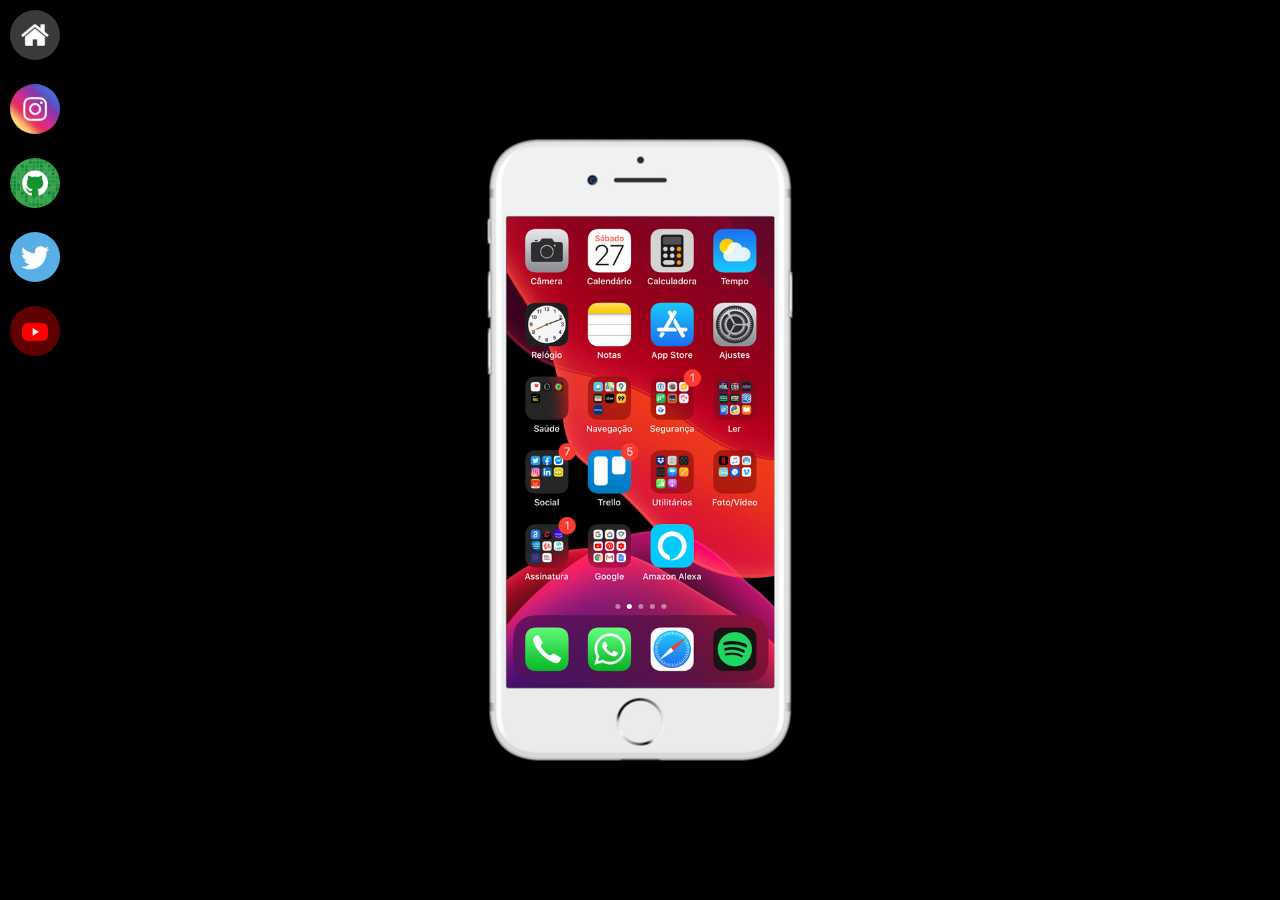
<file: Desafio-Social/index.html>
<!DOCTYPE html>
<html lang="pt-br">
<head>
    <meta charset="UTF-8">
    <meta name="viewport" content="width=device-width, initial-scale=1.0">
    <link rel="shortcut icon" href="imagens/favicon.ico" type="image/x-icon">
    <link rel="stylesheet" href="estilos/style.css">
    <title>Redes Sociais</title>
</head>
<body>
    <main>
        <section id="redes-sociais">
            <a href="home.html" target="tela"><img src="imagens/logo-home.jpg" class="botao" alt="Logo do instagram"></a> <br>
            <a href="instagram.html" target="tela"><img src="imagens/logo-instagram.jpg" class="botao" alt="Logo do instagram"></a> <br>
            <a href="github.html" target="tela"><img src="imagens/logo-github.jpg" class="botao" alt="Logo do github"></a> <br>
            <a href="twitter.html" target="tela"><img src="imagens/logo-twitter.jpg" class="botao" alt="Logo do twitter"></a> <br>
            <a href="youtobe.html" target="tela"><img src="imagens/logo-youtube.jpg" class="botao" alt="Logo do youtube"></a>
        </section>

        <section id="telefone">
            <iframe src="home.html" name="tela" id="tela" frameborder="0"></iframe>
        </section>
    </main>
</body>
</html>
</file>
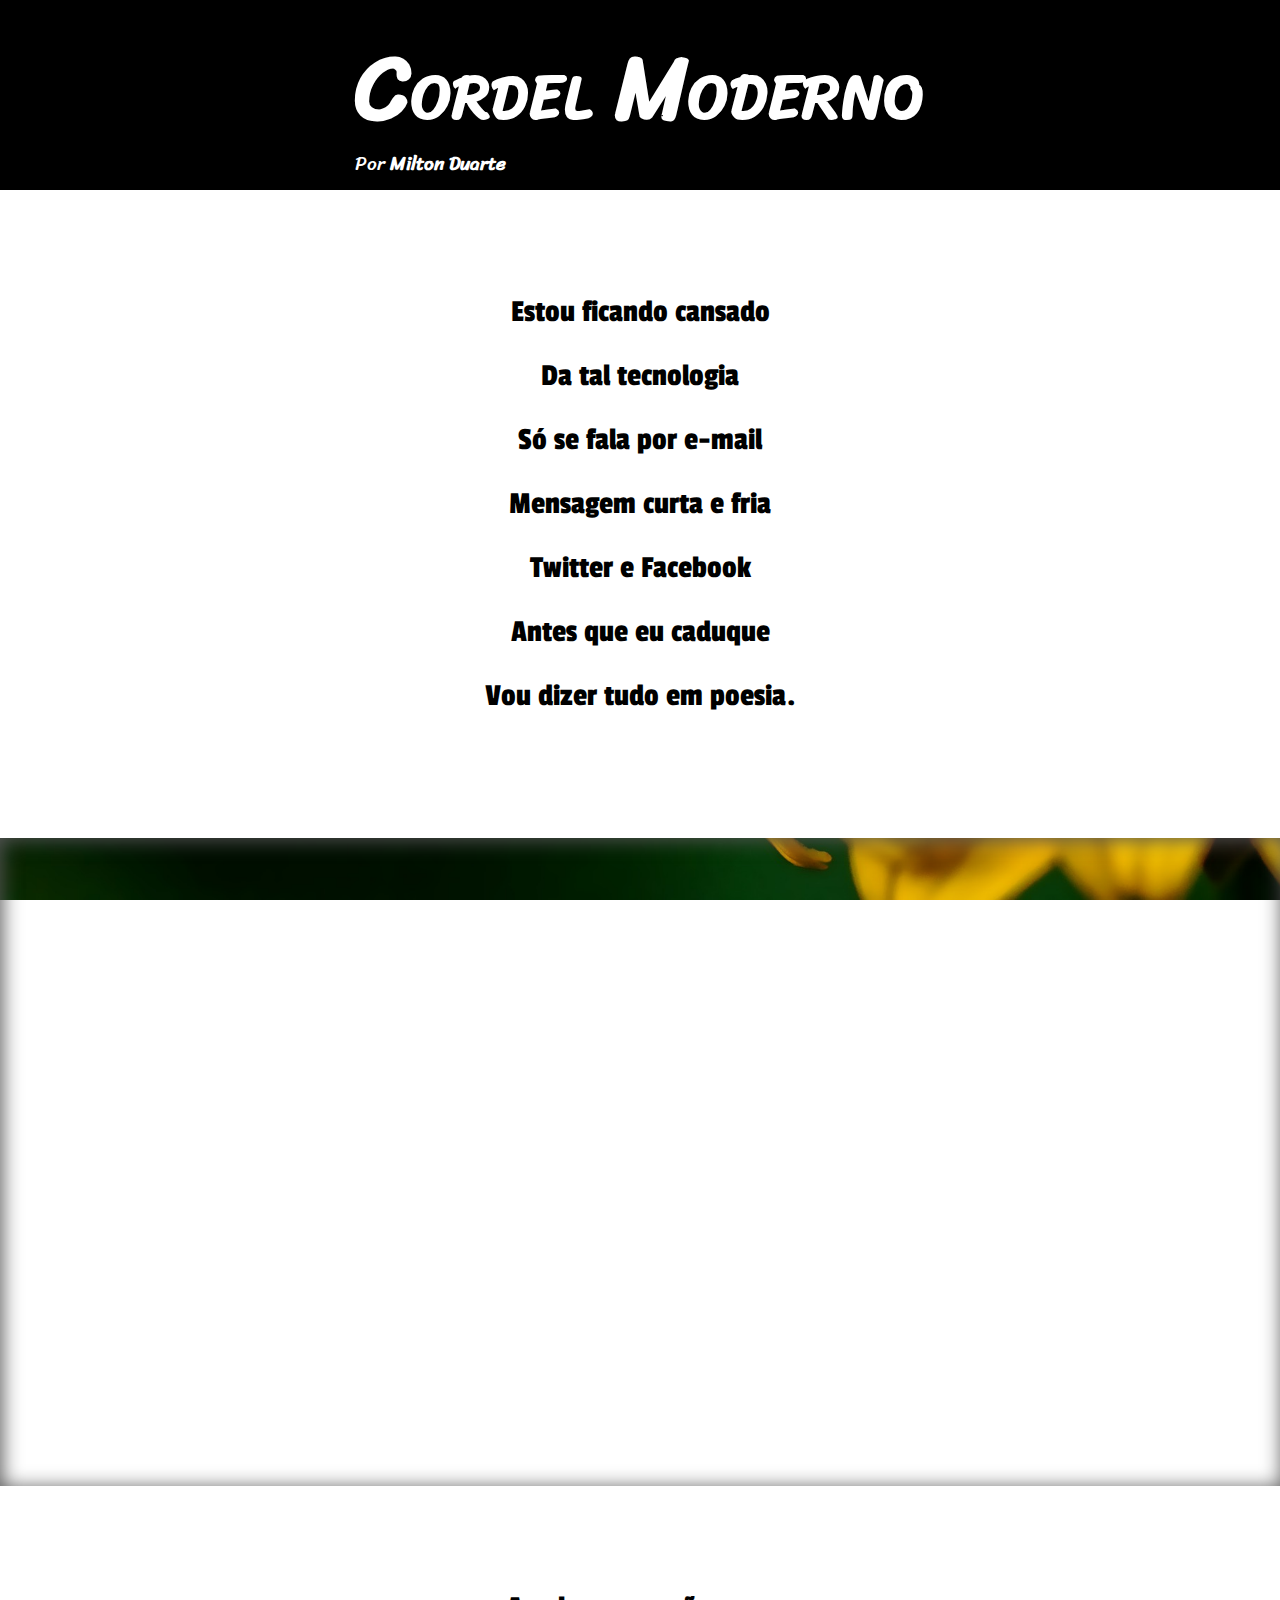
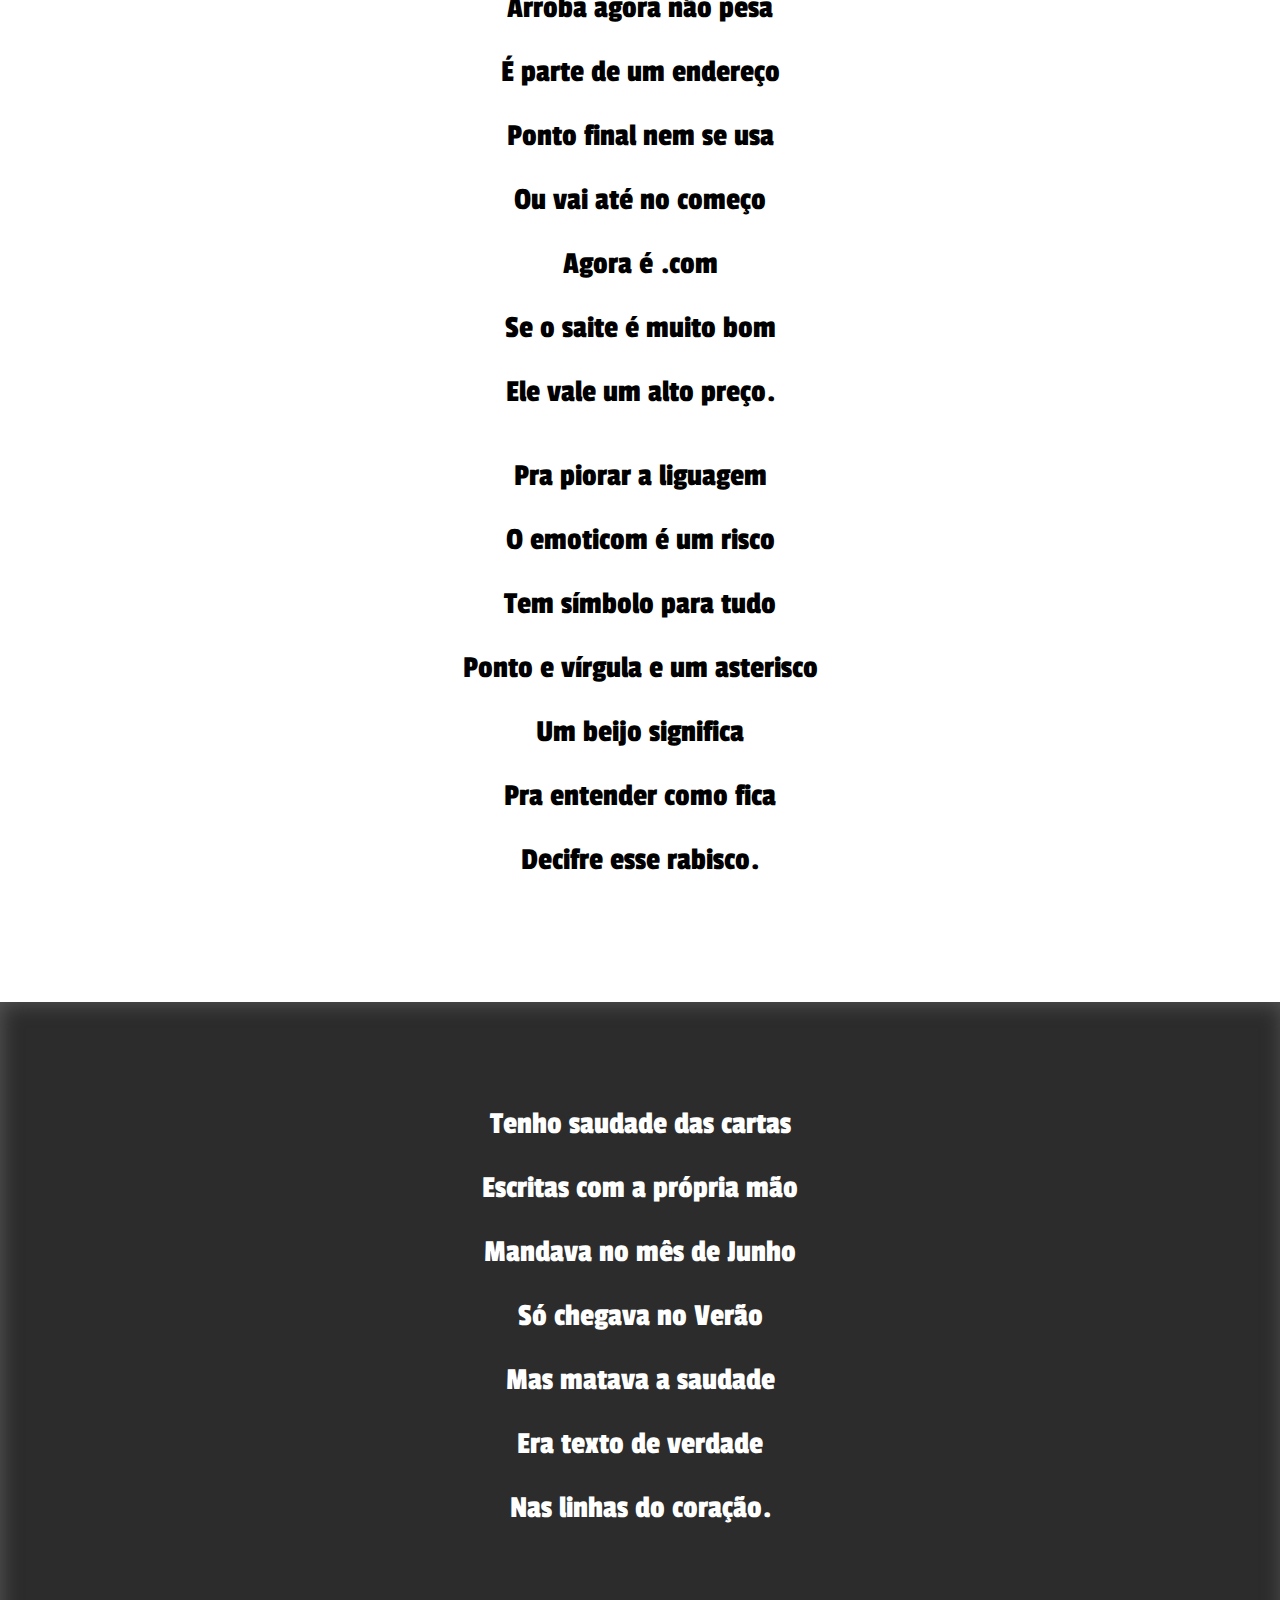
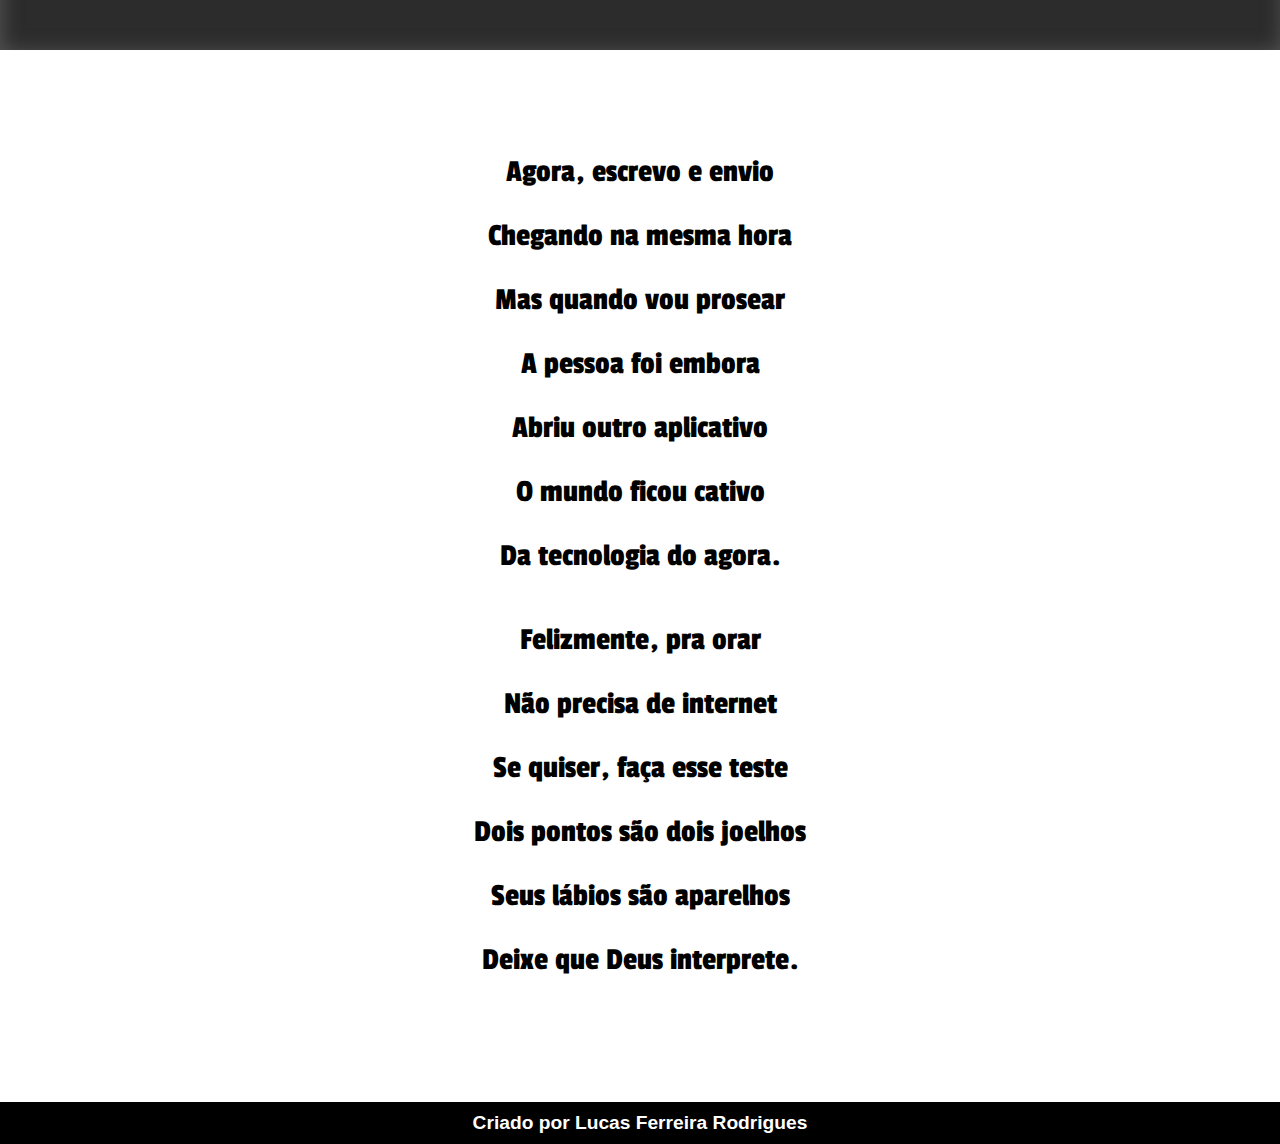
<file: cordel.html>
<!DOCTYPE html>
<html lang="pt-br">
<head>
    <meta charset="UTF-8">
    <meta name="viewport" content="width=device-width, initial-scale=1.0">
    <title>Cordel</title>
    <link rel="stylesheet" href="style.css">
</head>
<body>
    
    <header>
        <div class="cabecalho">
            <h1>Cordel Moderno</h1>
            <p>Por <a href="https://www.recantodasletras.com.br/poesias/3186743" target="_blank">Milton Duarte</a></p>
            
        </div>
    </header>

    <main>
        <article>
            <div class="p1" id="normal">
                <p>
                    Estou ficando cansado <br>
                    Da tal tecnologia <br>
                    Só se fala por e-mail <br>
                    Mensagem curta e fria <br>
                    Twitter e Facebook <br>
                    Antes que eu caduque <br>
                    Vou dizer tudo em poesia.
                </p>
            </div>

        
            
            <div class="p2"  id="imagem">
                <p>
                    Não é mais como era antes <br>
                    É tudo abreviado <br>
                    "Você" só tem duas letras <br>
                    O "O" e o "E" foi riscado <br>
                    Para declarar o amor <br>
                    Basta botar uma flor <br>
                    E um coração desenhado. 
                </p>
            </div>
            
    
            
            <div class="p3" id="normal">
                <p>
                    Arroba agora não pesa <br>
                    É parte de um endereço <br>
                    Ponto final nem se usa <br>
                    Ou vai até no começo <br>
                    Agora é .com <br>
                    Se o saite é muito bom <br>
                    Ele vale um alto preço. <br>
                </p>
                
                <p>
                    Pra piorar a liguagem <br>
                    O emoticom é um risco <br>
                    Tem símbolo para tudo <br>
                    Ponto e vírgula e um asterisco <br>
                    Um beijo significa <br>
                    Pra entender como fica <br>
                    Decifre esse rabisco.
                </p>
            </div>
            
            
            
            <div class="p4" id="imagem">
                <p>
                    Tenho saudade das cartas <br>
                    Escritas com a própria mão <br>
                    Mandava no mês de Junho <br>
                    Só chegava no Verão <br>
                    Mas matava a saudade <br>
                    Era texto de verdade <br>
                    Nas linhas do coração.
                </p>
            </div>
            
            
            
            <div class="p5" id="normal">
                <p>
                    Agora, escrevo e envio <br>
                    Chegando na mesma hora <br>
                    Mas quando vou prosear <br>
                    A pessoa foi embora <br>
                    Abriu outro aplicativo <br>
                    O mundo ficou cativo <br>
                    Da tecnologia do agora. <br>
                </p>
                
                <p>
                    Felizmente, pra orar <br>
                    Não precisa de internet <br>
                    Se quiser, faça esse teste <br>
                    Dois pontos são dois joelhos <br>
                    Seus lábios são aparelhos <br>
                    Deixe que Deus interprete.
                </p>
            </div>
        </article>
    </main>
    <footer>
        <h1>Criado por <a href="https://github.com/Lucas-Ifro" target="_blank">Lucas Ferreira Rodrigues</a></h1>
    </footer>
</body>
</html>
</file>
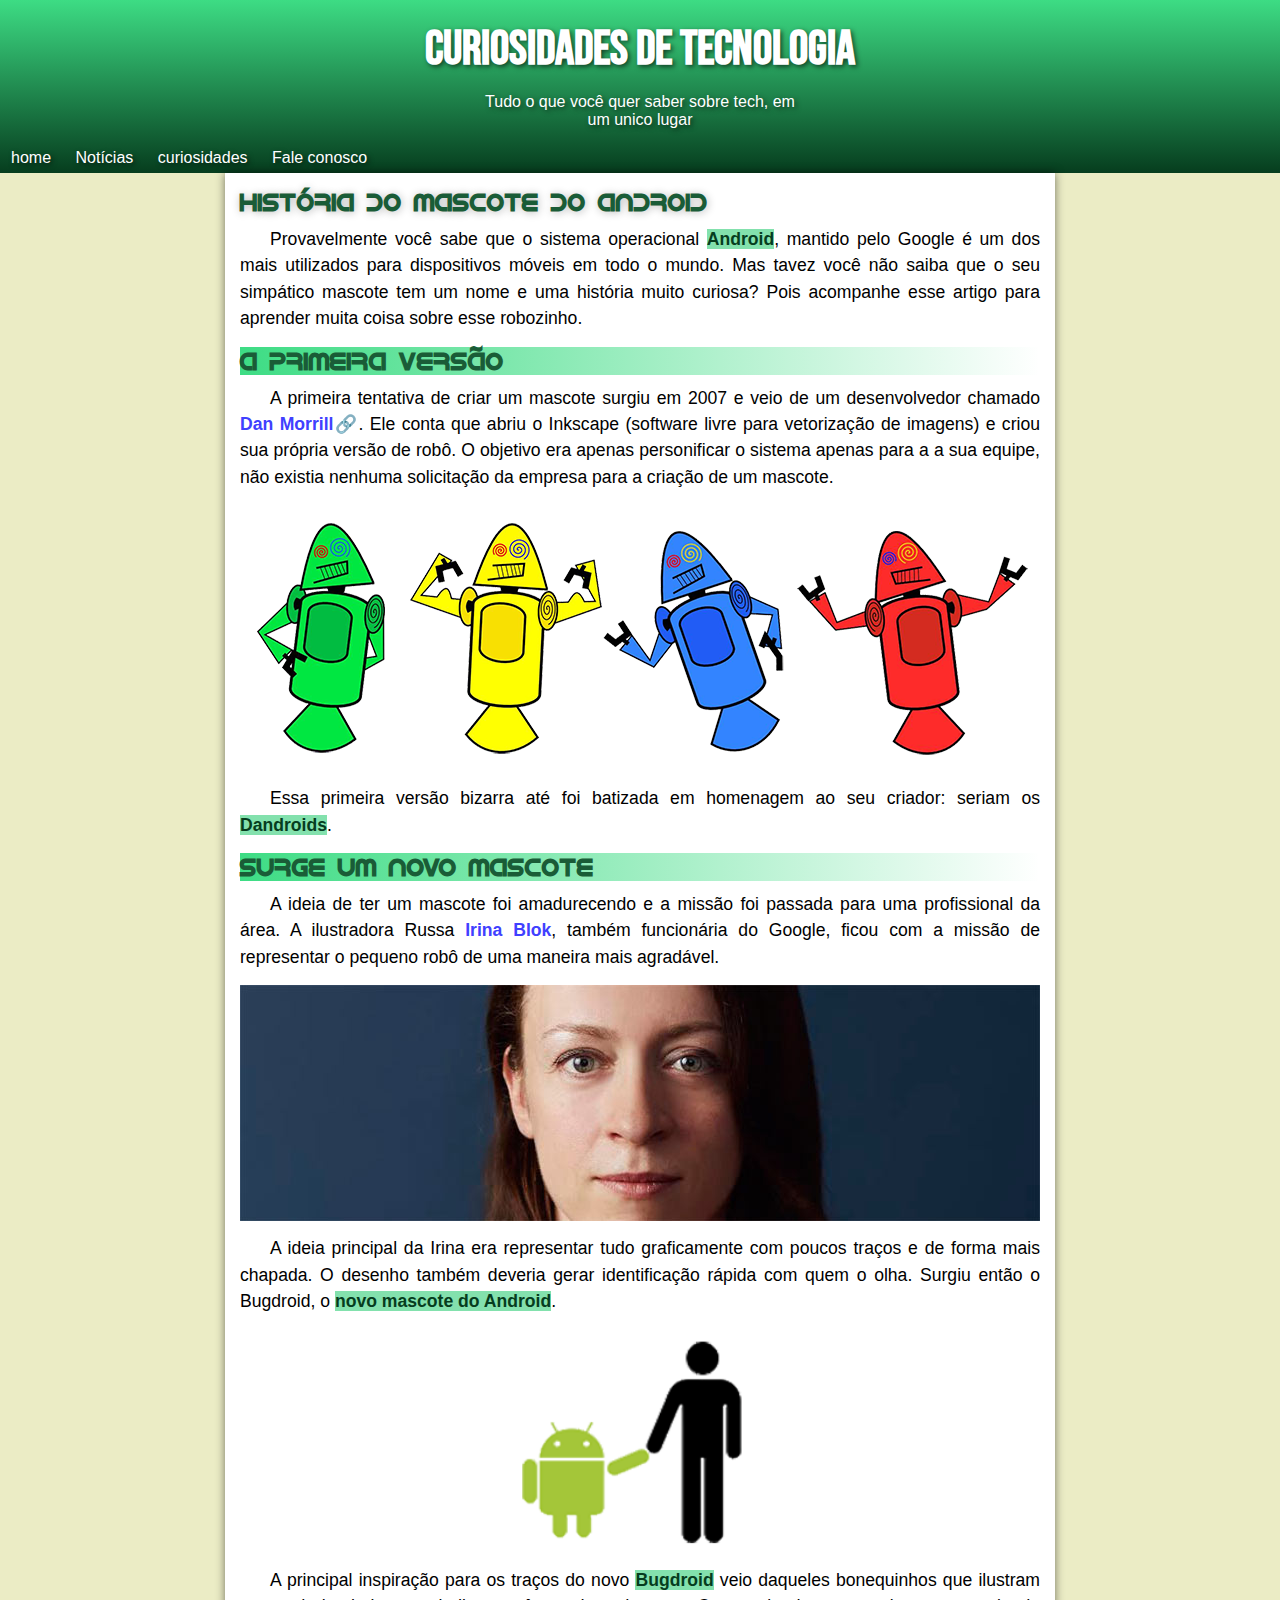
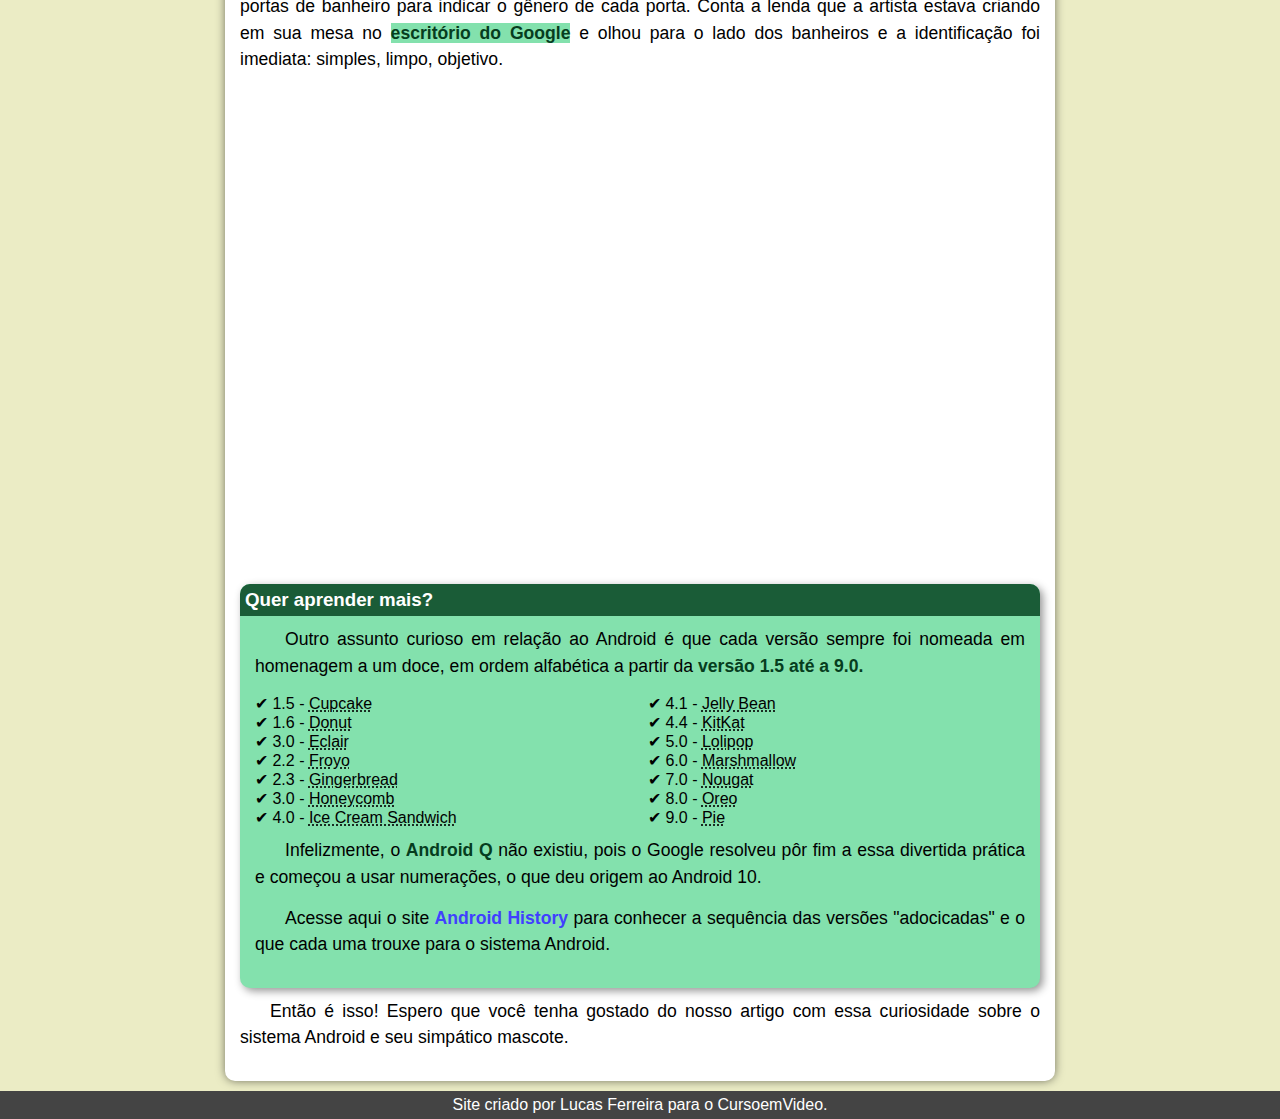
<file: Desafio-Android/android.html>
<!DOCTYPE html>
<html lang="pt-br">
<head>
    <meta charset="UTF-8">
    <meta name="viewport" content="width=device-width, initial-scale=1.0">
    <link rel="stylesheet" href="android.css">
    <link rel="shortcut icon" href="imagens/favicon.ico" type="image/x-icon">
    <title>Meu Primeiro Projeto</title>
</head>
<body>
    <header>
        <h1>Curiosidades de Tecnologia</h1>

        <p>Tudo o que você quer saber sobre tech, em um unico lugar</p>

        <nav>

            <a href="#">home</a>
            <a href="#">Notícias</a>
            <a href="#">curiosidades</a>
            <a href="#">Fale conosco</a>

        </nav>

    </header>
    <main>
        <article>
            <h1>História do Mascote do Android</h1>

            <p>Provavelmente você sabe que o sistema operacional <strong>Android</strong>, mantido pelo Google é um dos mais utilizados para dispositivos móveis em todo o mundo. Mas tavez você não saiba que o seu simpático mascote tem um nome e uma história muito curiosa? Pois acompanhe esse artigo para aprender muita coisa sobre esse robozinho.</p>

            <h2>A primeira versão</h2>

            <p>A primeira tentativa de criar um mascote surgiu em 2007 e veio de um desenvolvedor chamado <a href="https://androidcommunity.com/dan-morrill-shows-us-the-android-mascot-that-almost-was-20130103/" target="_blank" class="externo">Dan Morrill</a>. Ele conta que abriu o Inkscape (software livre para vetorização de imagens) e criou sua própria versão de robô. O objetivo era apenas personificar o sistema apenas para a a sua equipe, não existia nenhuma solicitação da empresa para a criação de um mascote.</p>

                <picture class="zoom">
                    <source media="(max-width: 800px )" srcset="imagens/dan-droids-pq.png">
                    <img src="imagens/dan-droids.png" alt="Primeiro droid">
                </picture>

            <p>Essa primeira versão bizarra até foi batizada em homenagem ao seu criador: seriam os <strong>Dandroids</strong>.</p>

            <h2>Surge um novo mascote</h2>

            <p>A ideia de ter um mascote foi amadurecendo e a missão foi passada para uma profissional da área. A ilustradora Russa <a href="https://www.irinablok.com/android" target="_blank">Irina Blok</a>, também funcionária do Google, ficou com a missão de representar o pequeno robô de uma maneira mais agradável.</p>

                <picture>
                    <source media="(max-width: 600px )" srcset="imagens/irina-blok-pq.jpg">
                    <img src="imagens/irina-blok.jpg" alt="foto da irena blok criado do bugdroid">
                </picture>

            <p>A ideia principal da Irina era representar tudo graficamente com poucos traços e de forma mais chapada. O desenho também deveria gerar identificação rápida com quem o olha. Surgiu então o Bugdroid, o <strong>novo mascote do Android</strong>.</p>

                <img src="imagens/bugdroid.png" alt="desenho do bugdroid" class="pequena">

                
            <p>A principal inspiração para os traços do novo <strong>Bugdroid</strong> veio daqueles bonequinhos que ilustram portas de banheiro para indicar o gênero de cada porta. Conta a lenda que a artista estava criando em sua mesa no <strong>escritório do Google</strong> e olhou para o lado dos banheiros e a identificação foi imediata: simples, limpo, objetivo.</p>
            
            <div class="video"><iframe width="560" height="315" src="https://www.youtube.com/embed/l2UDgpLz20M?si=FUY3Y2poP3fOBYBn" title="YouTube video player" frameborder="0" allow="accelerometer; autoplay; clipboard-write; encrypted-media; gyroscope; picture-in-picture; web-share" allowfullscreen></iframe></div>
            
            <aside class="extra">
                <h3>Quer aprender mais?</h3>
                <p>Outro assunto curioso em relação ao Android é que cada versão sempre foi nomeada em homenagem a um doce, em ordem alfabética a partir da <strong>versão 1.5 até a 9.0.</strong></p>
                <ul>
                    <li>
                        1.5 - <abbr title="bolo de copo">Cupcake</abbr>
                    </li>
                    <li>
                        1.6 - <abbr title="rosquinha">Donut</abbr>
                    </li>
                    <li>
                        3.0 - <abbr title="bomba">Eclair</abbr>
                    </li>
                    <li>
                        2.2 - <abbr title="iorgute congelado">Froyo</abbr>
                    </li>
                    <li>
                        2.3 - <abbr title="bisco de gengibre">Gingerbread</abbr>
                    </li>
                    <li>
                        3.0 - <abbr title="favo de mel">Honeycomb</abbr>
                    </li>
                    <li>
                        4.0 - <abbr title="sanduíche de sovete">Ice Cream Sandwich</abbr>
                    </li>
                    <li>
                        4.1 - <abbr title="Jujuba">Jelly Bean</abbr>
                    </li>
                    <li>
                        4.4 - <abbr title="KitKat">KitKat</abbr>
                    </li>
                    <li>
                        5.0 - <abbr title="Pirulite">Lolipop</abbr>
                    </li>
                    <li>
                        6.0 - <abbr title="Marshmallow">Marshmallow</abbr>
                    </li>
                    <li>
                        7.0 - <abbr title="torrote">Nougat</abbr>
                    </li>
                    <li>
                        8.0 - <abbr title="Oreo">Oreo</abbr>
                    </li>
                    <li>
                        9.0 - <abbr title="Torada">Pie</abbr>
                    </li>
                </ul>
                <p>Infelizmente, o <strong>Android Q</strong> não existiu, pois o Google resolveu pôr fim a essa divertida prática e começou a usar numerações, o que deu origem ao Android 10.</p>
                <p>Acesse aqui o site <a href="https://www.android.com/intl/en_uk/history/#/donut" target="_blank">Android History</a> para conhecer a sequência das versões "adocicadas" e o que cada uma trouxe para o sistema Android.</p>
            </aside>
                
                <p>Então é isso! Espero que você tenha gostado do nosso artigo com essa curiosidade sobre o sistema Android e seu simpático mascote.</p>

        </article>
    </main>
    <footer>
        <p>Site criado por Lucas Ferreira para o CursoemVideo.</p>

    </footer>
</body>
</html>
</file>
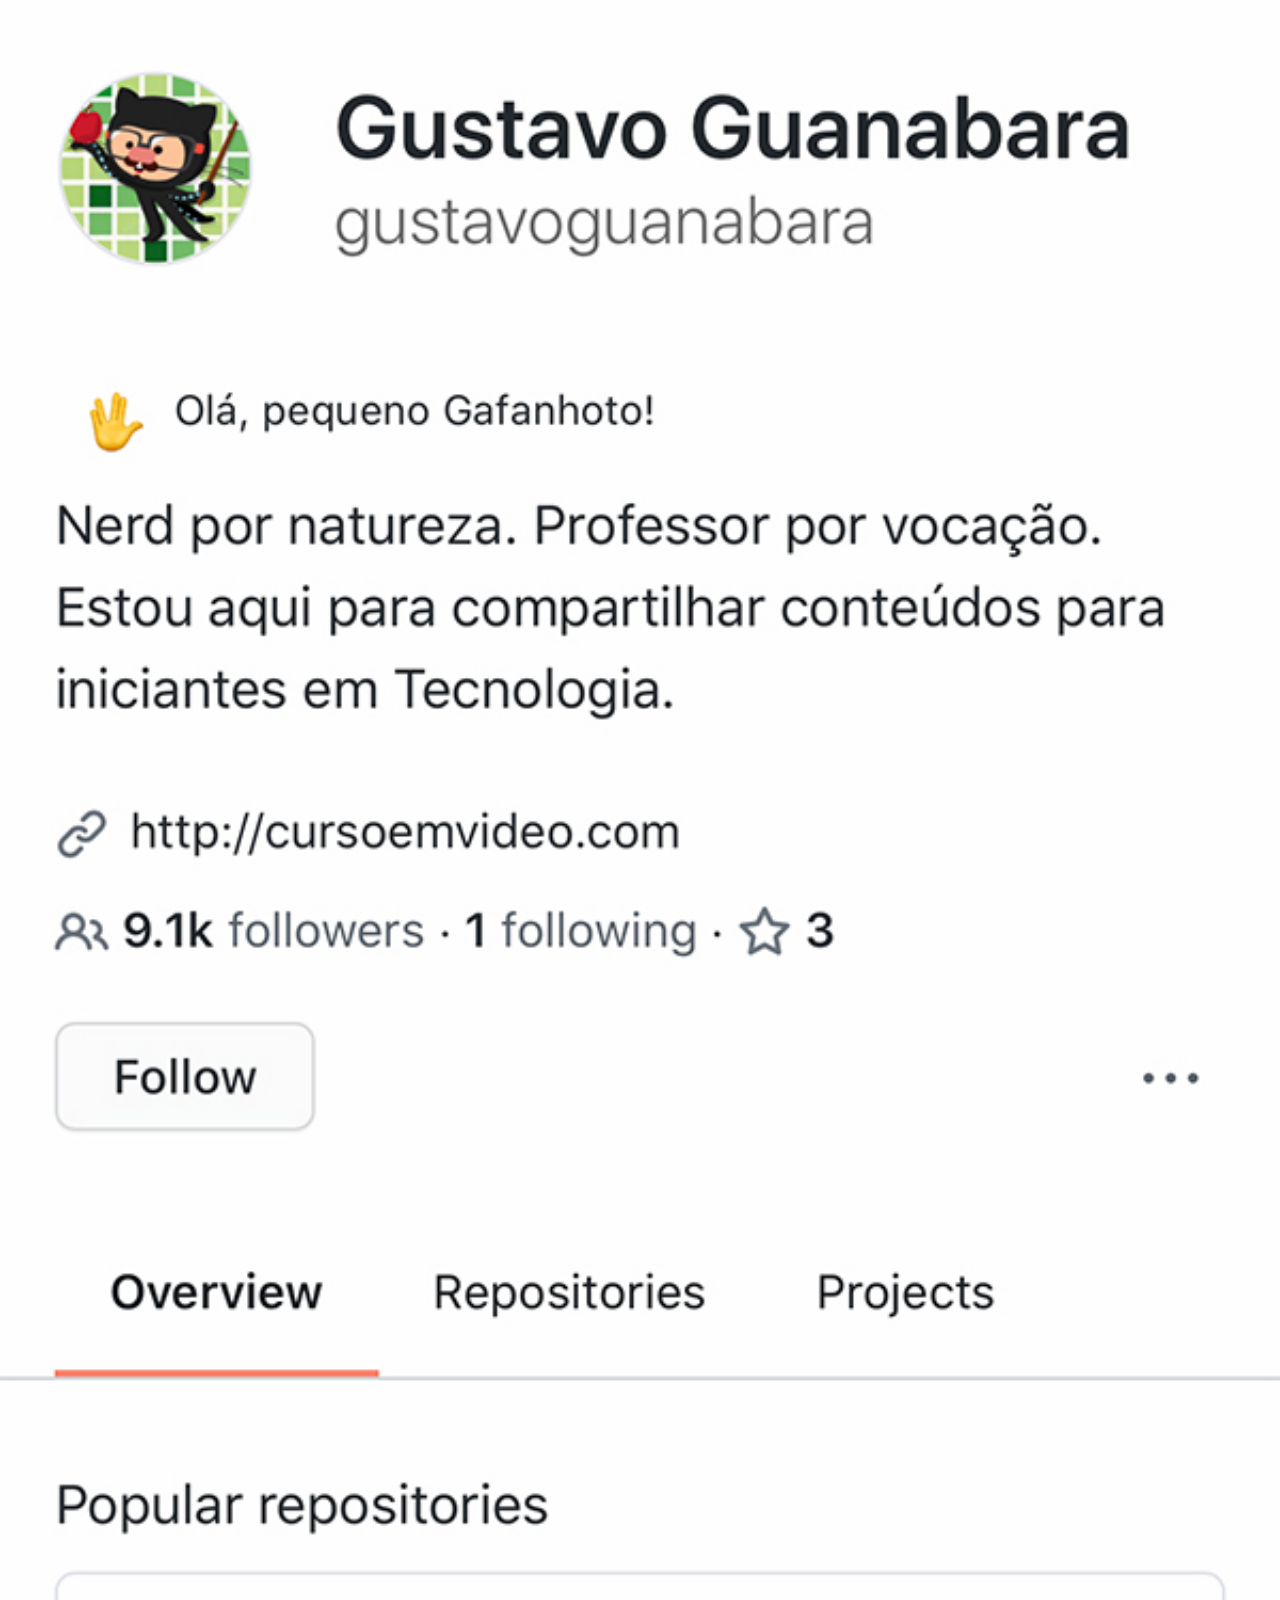
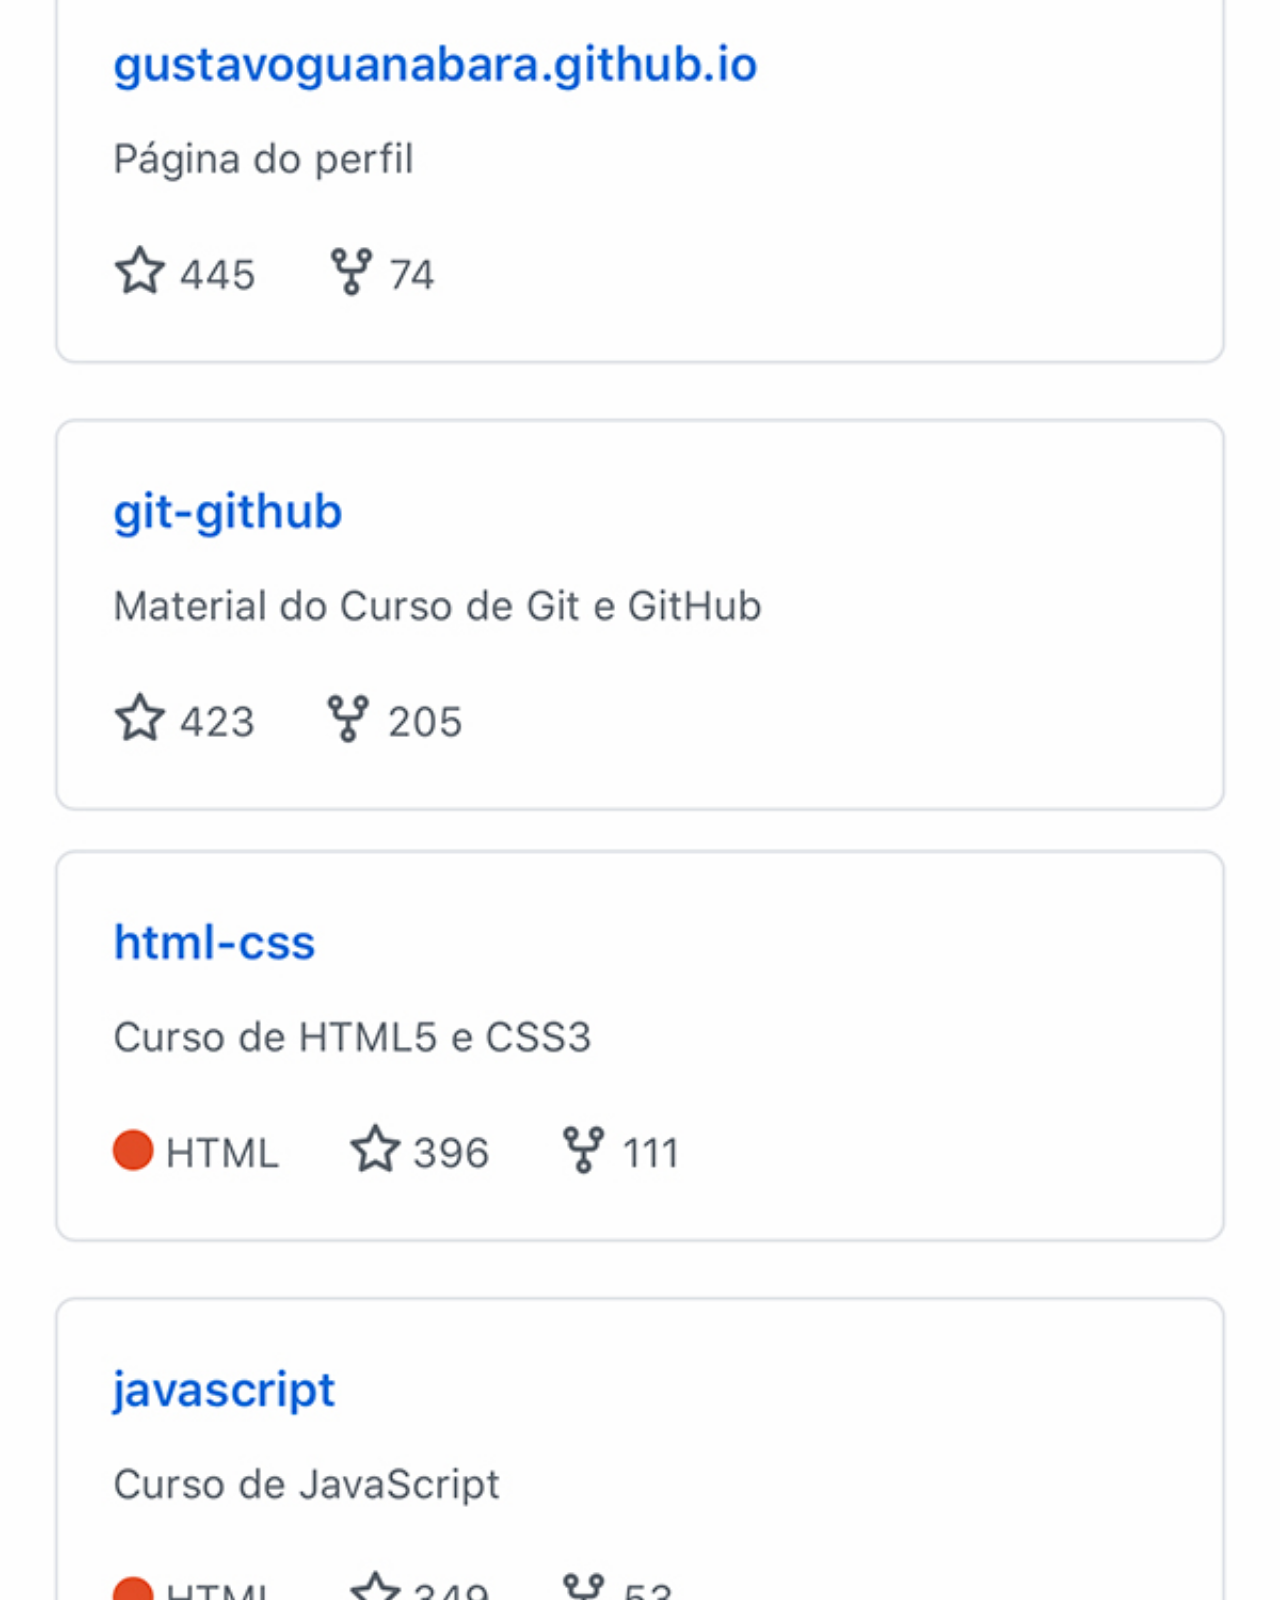
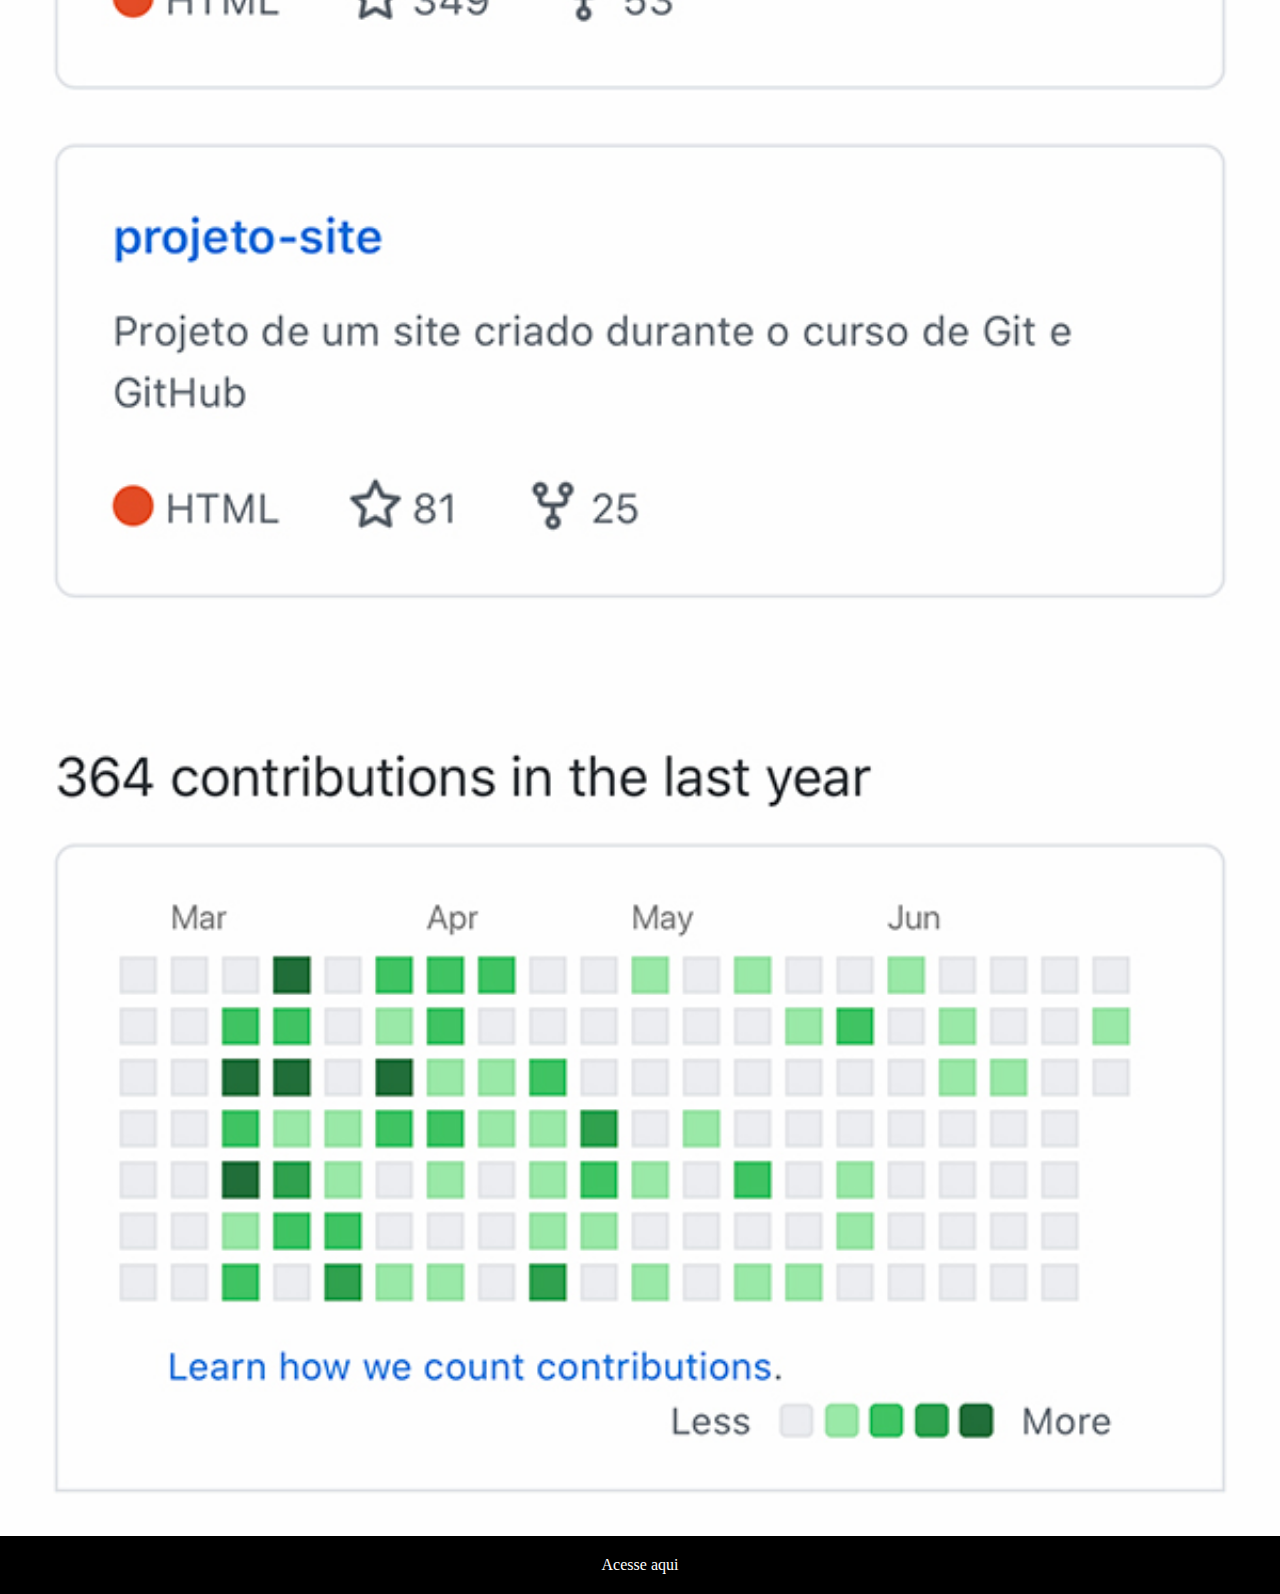
<file: Desafio-Social/github.html>
<!DOCTYPE html>
<html lang="pt-br">
<head>
    <meta charset="UTF-8">
    <meta name="viewport" content="width=device-width, initial-scale=1.0">
    <title>home</title>
    <style>
        *{
            margin: 0px;
            padding: 0px;
        }
    
        ::-webkit-scrollbar { 
            display: none;
        }

        img{

            height: 100%;
            width: 100%;
        }

        a{
            display: block;
            background-color: black;
            color: white;
            padding: 20px;
            text-align: center;
            text-decoration: none;
        }
    </style>
</head>
<body>
    <img src="imagens/tela-github.jpg" alt="site do github do eduardo guanabara">
    <a href="https://github.com" target="_blank">Acesse aqui</a>
</body>
</html>
</file>
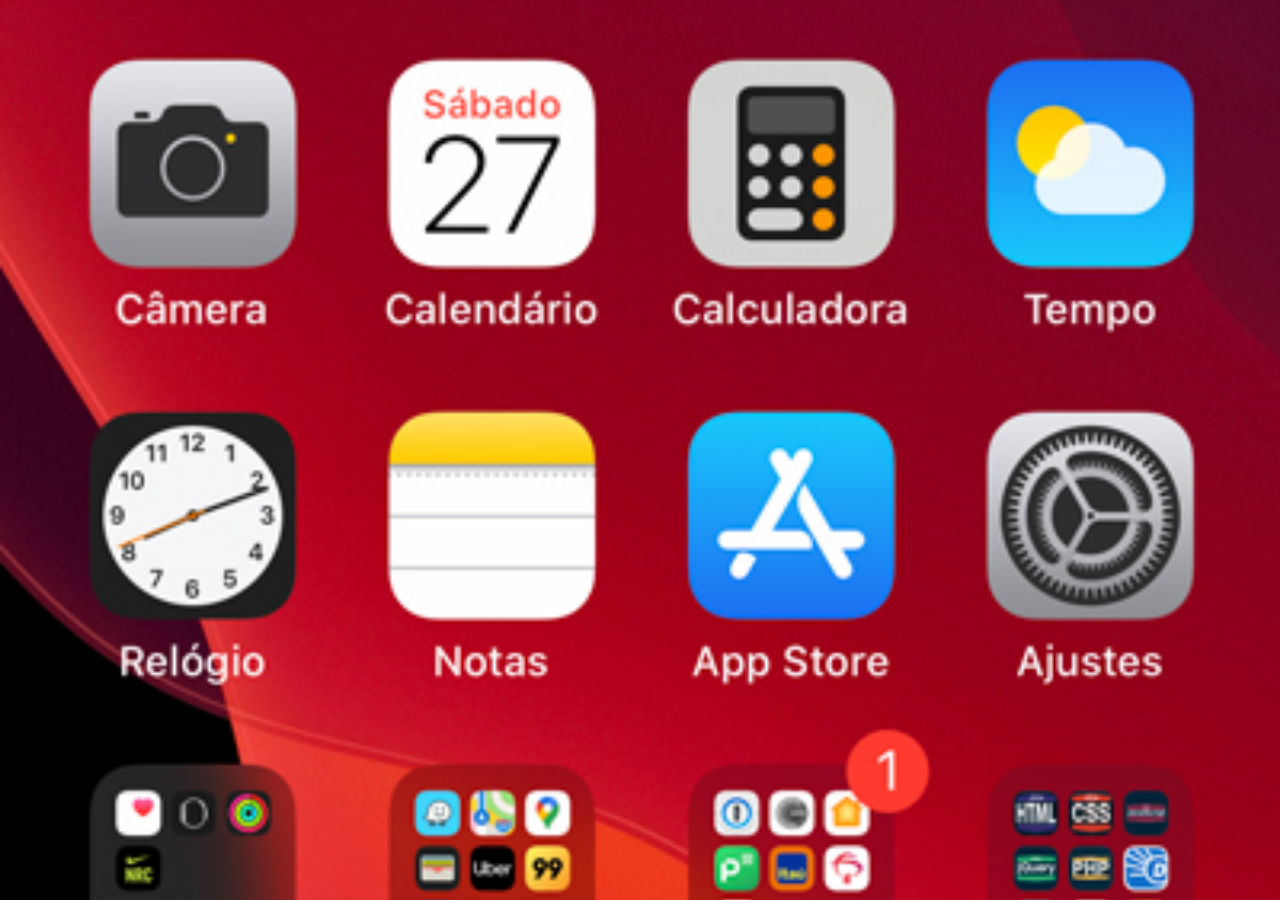
<file: Desafio-Social/home.html>
<!DOCTYPE html>
<html lang="pt-br">
<head>
    <meta charset="UTF-8">
    <meta name="viewport" content="width=device-width, initial-scale=1.0">
    <title>home</title>
    <style>
        *{
            margin: 0px;
            padding: 0px;
        }

        body{
            background: url(imagens/tela-home.jpg) no-repeat top center;
            background-size: cover;
            height: 100vh;
            width: 100vw;
        }
    </style>
</head>
<body>
    
</body>
</html>
</file>
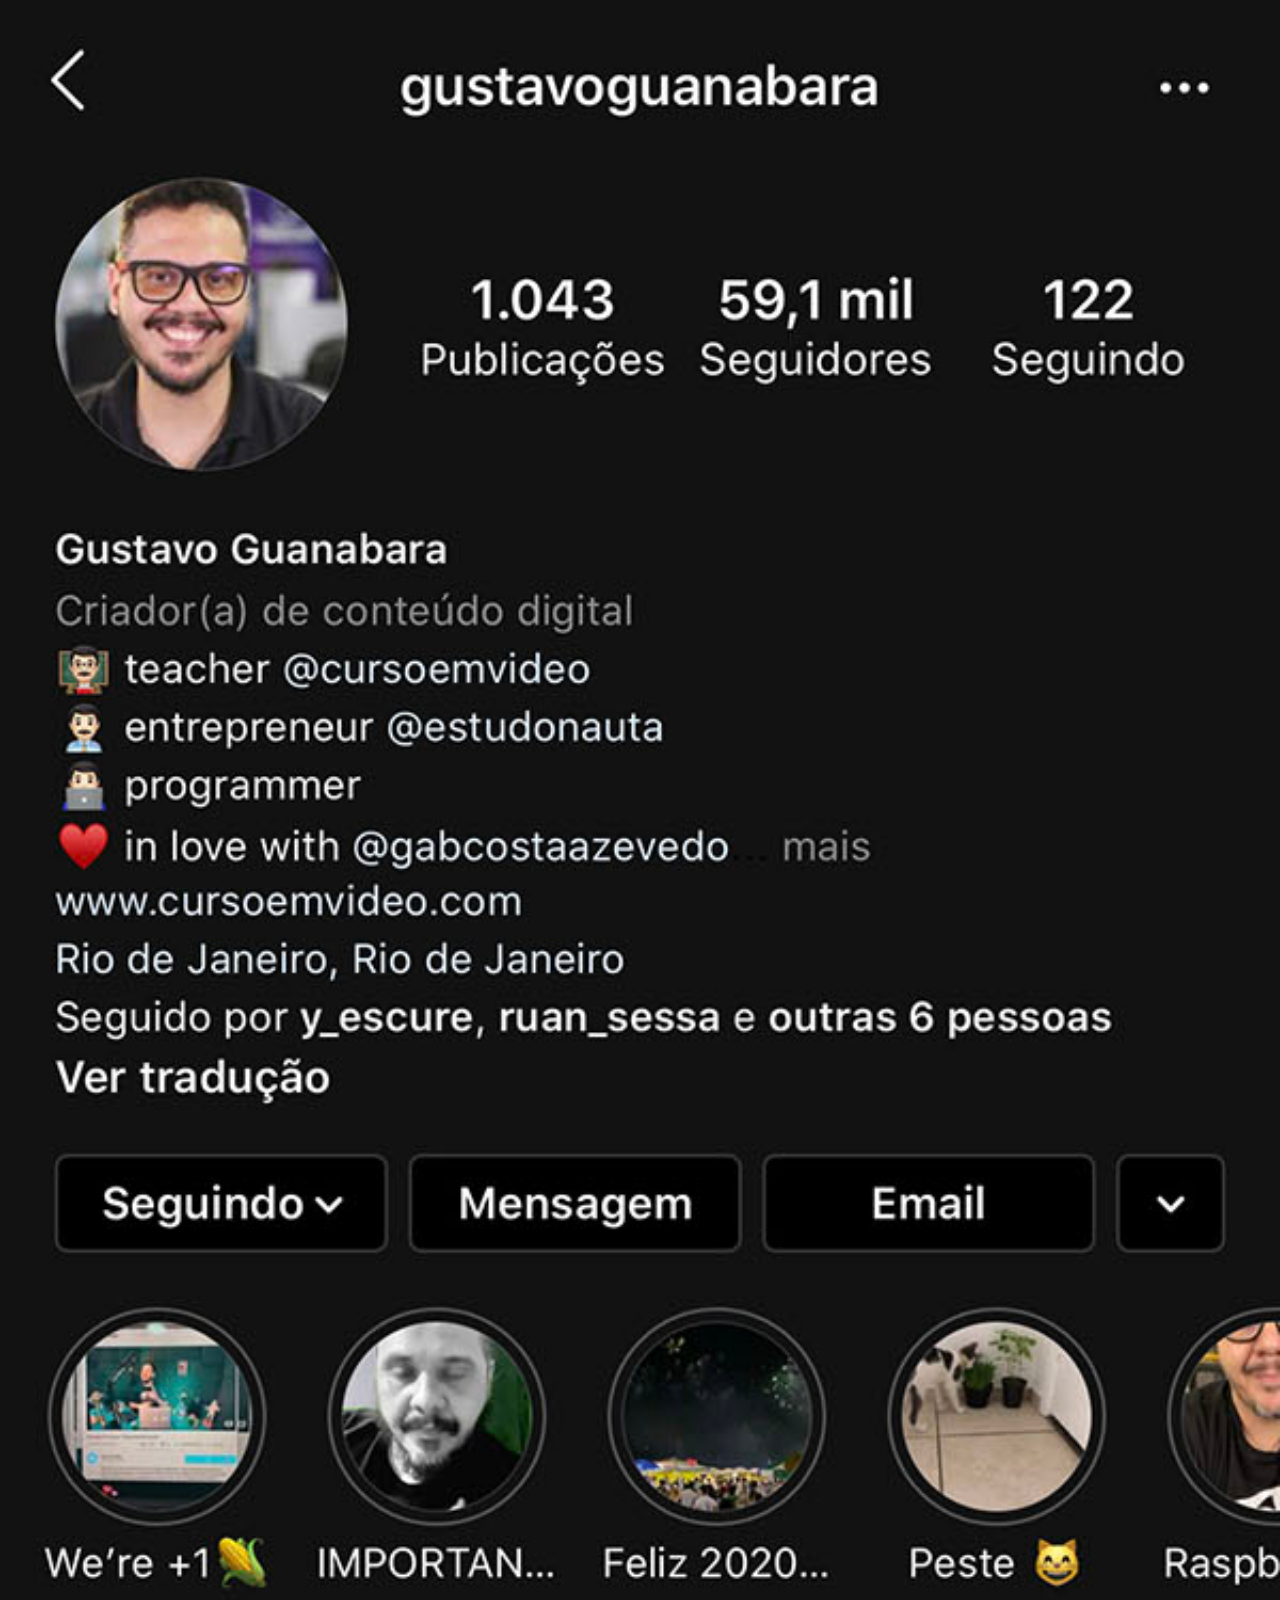
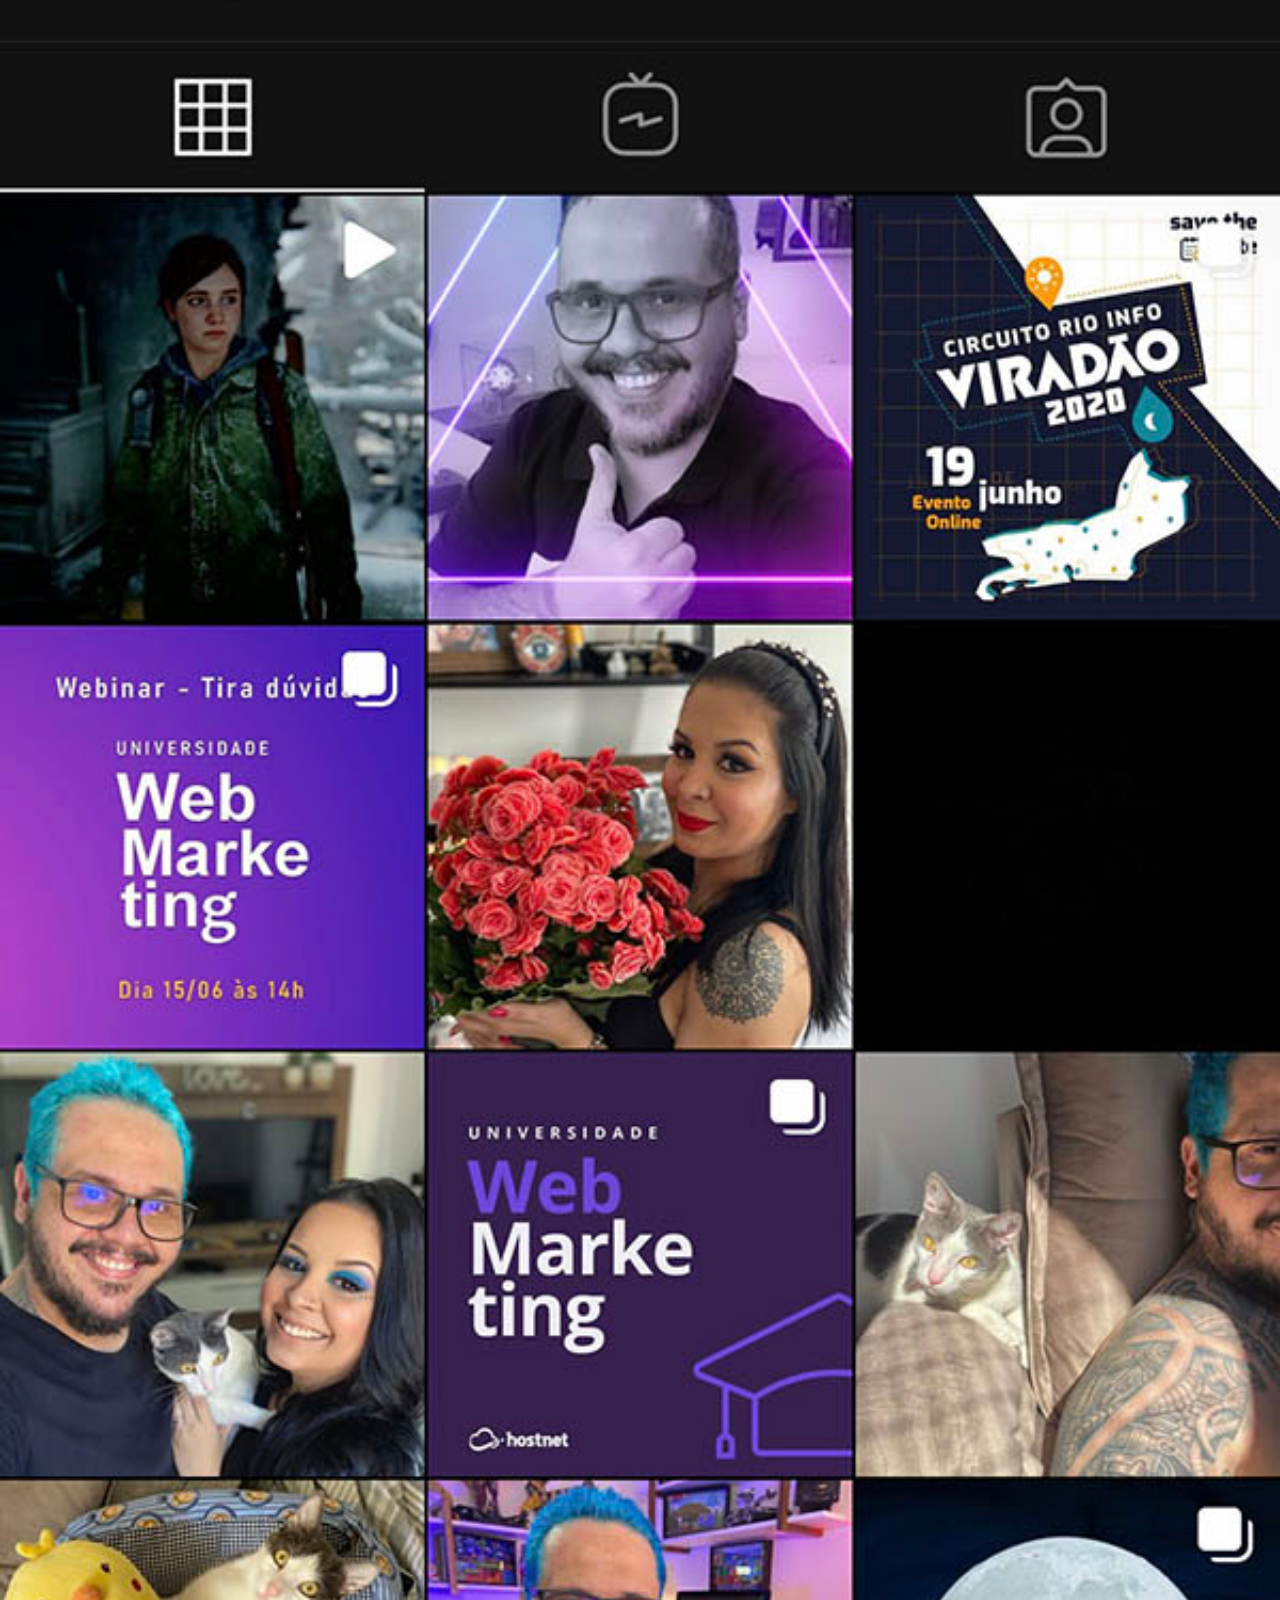
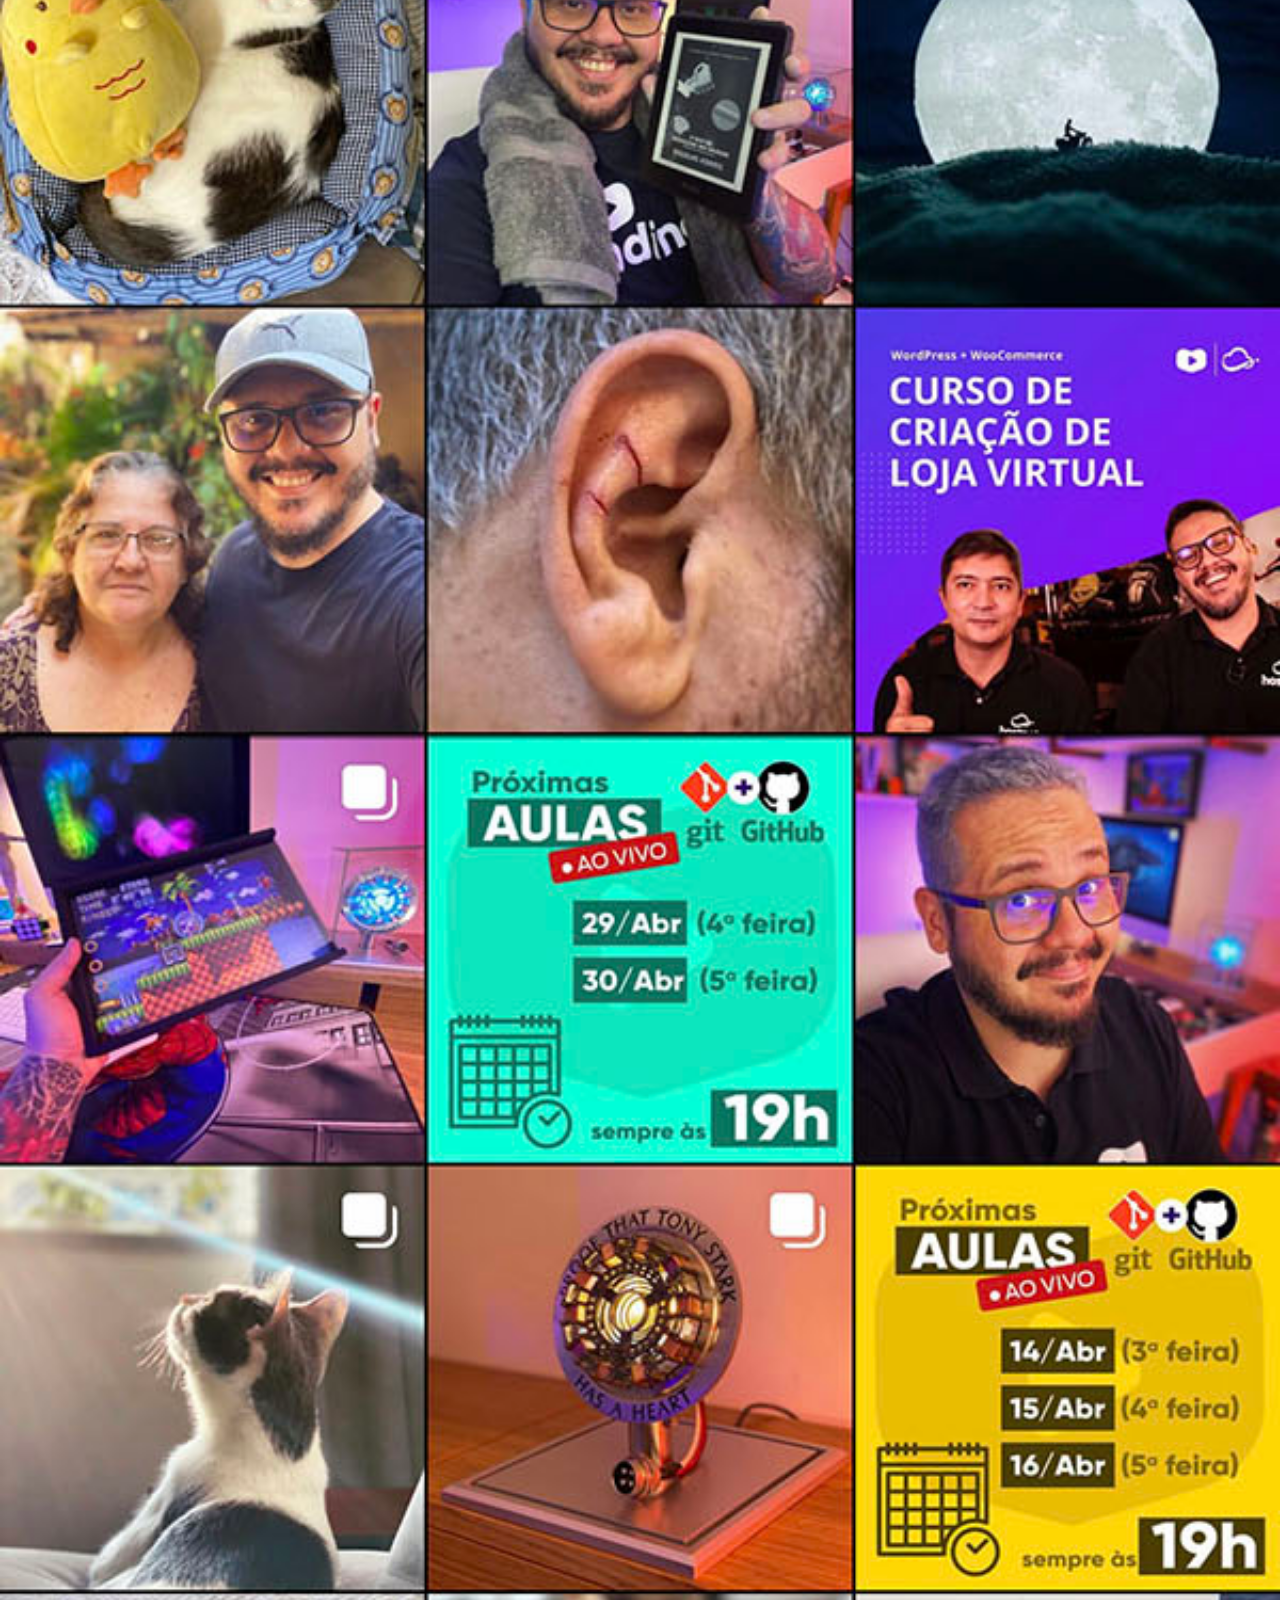
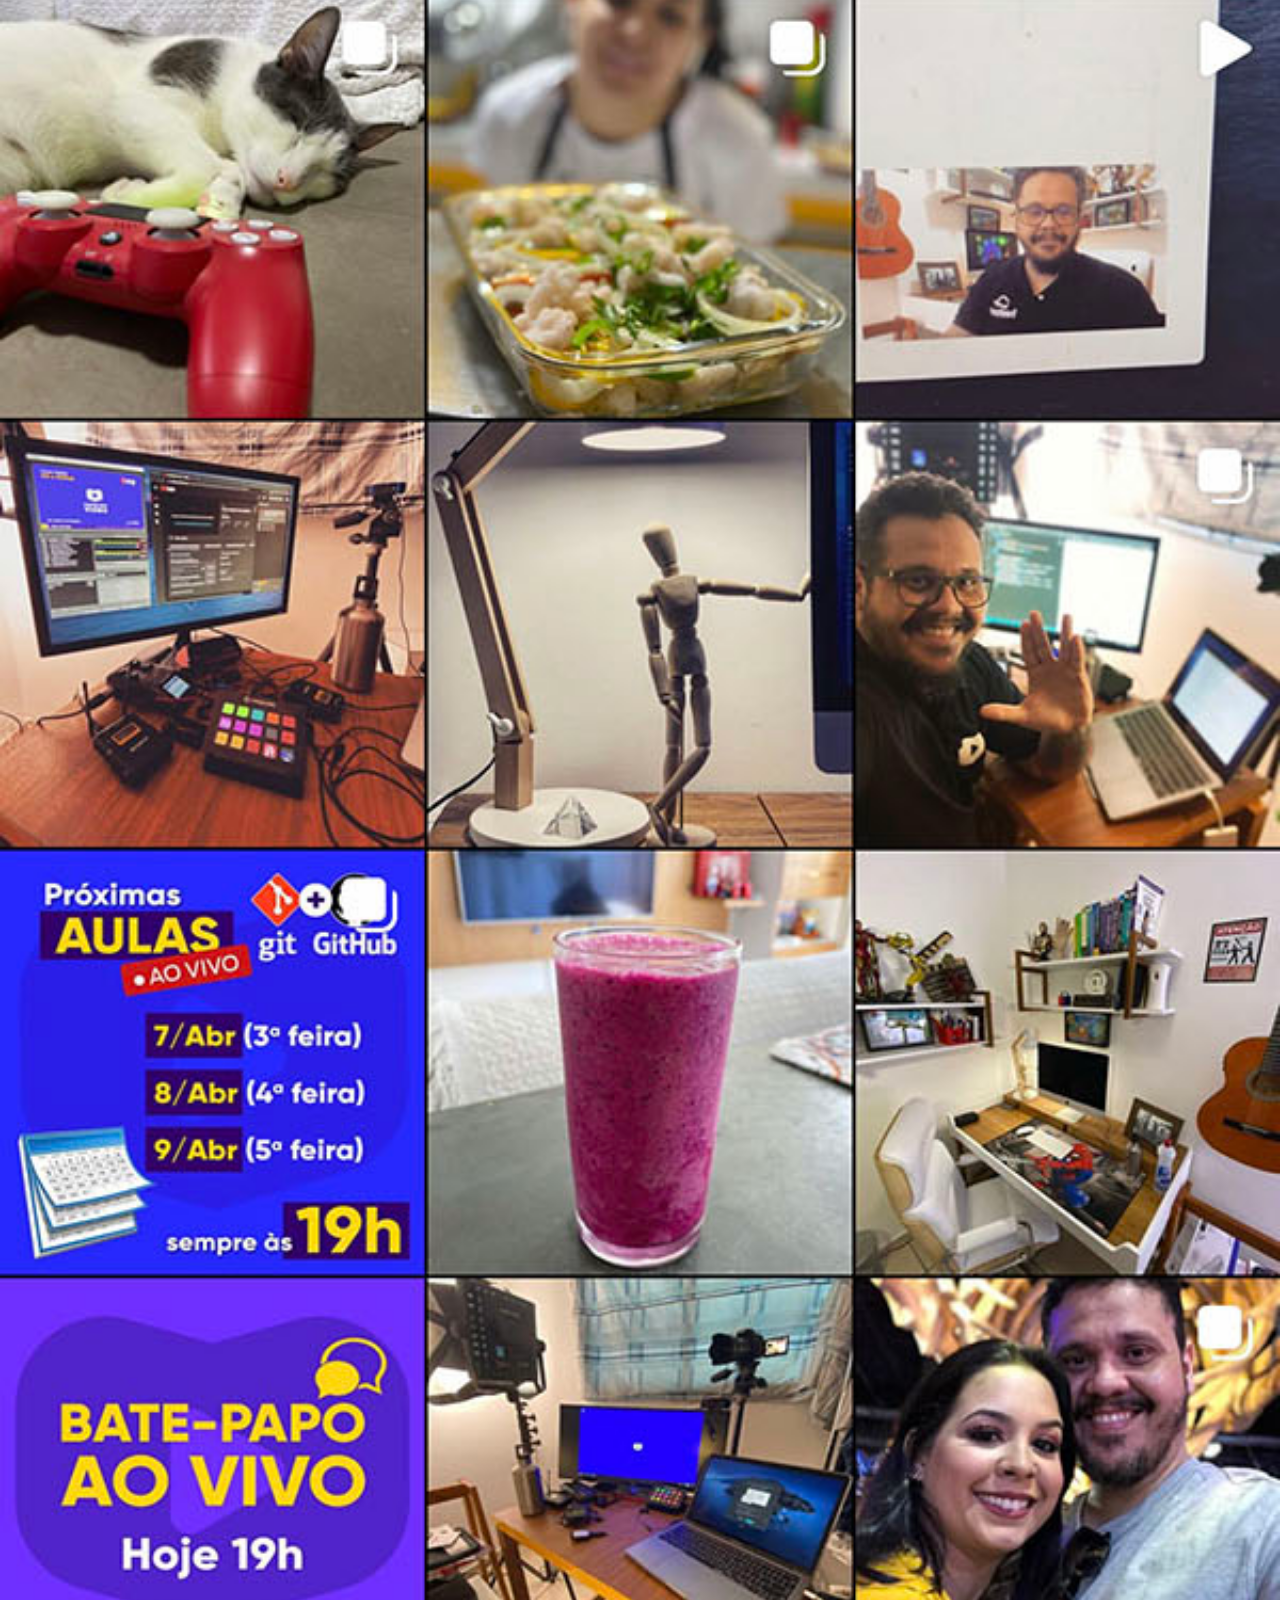
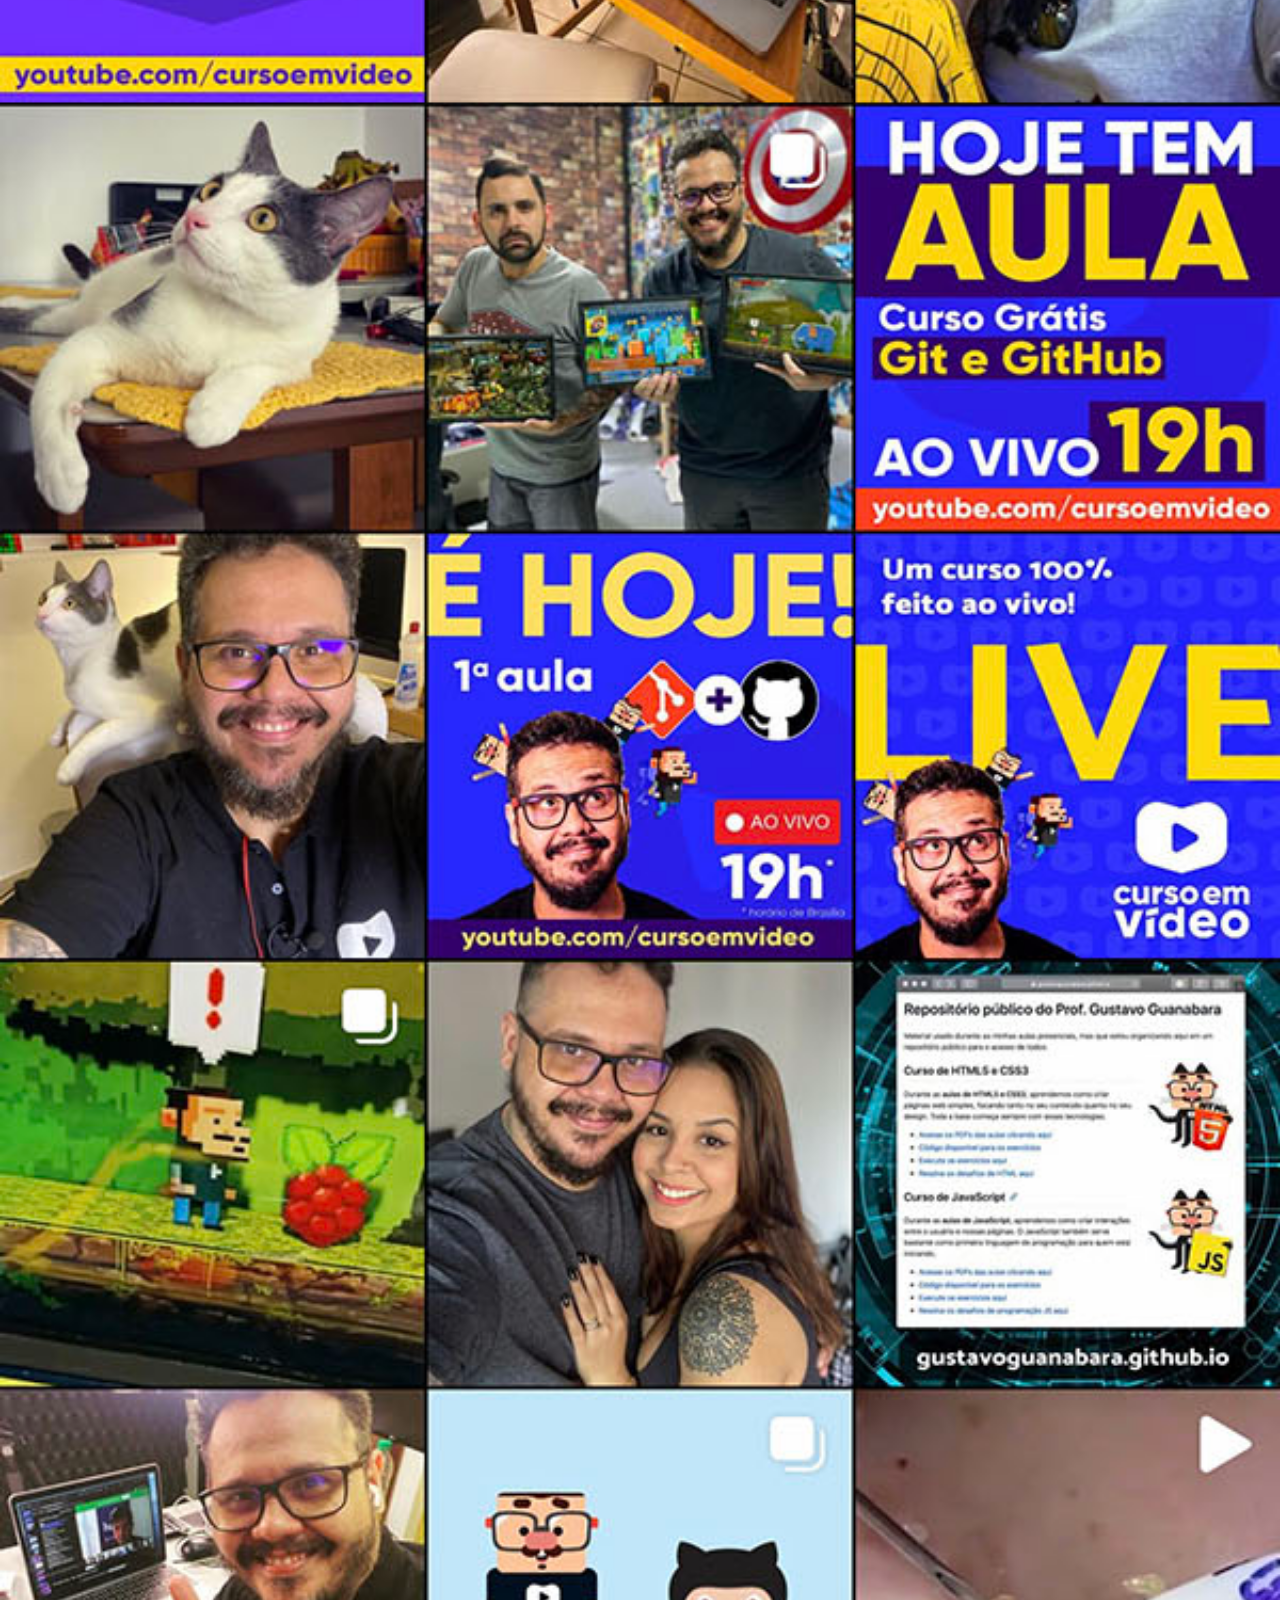
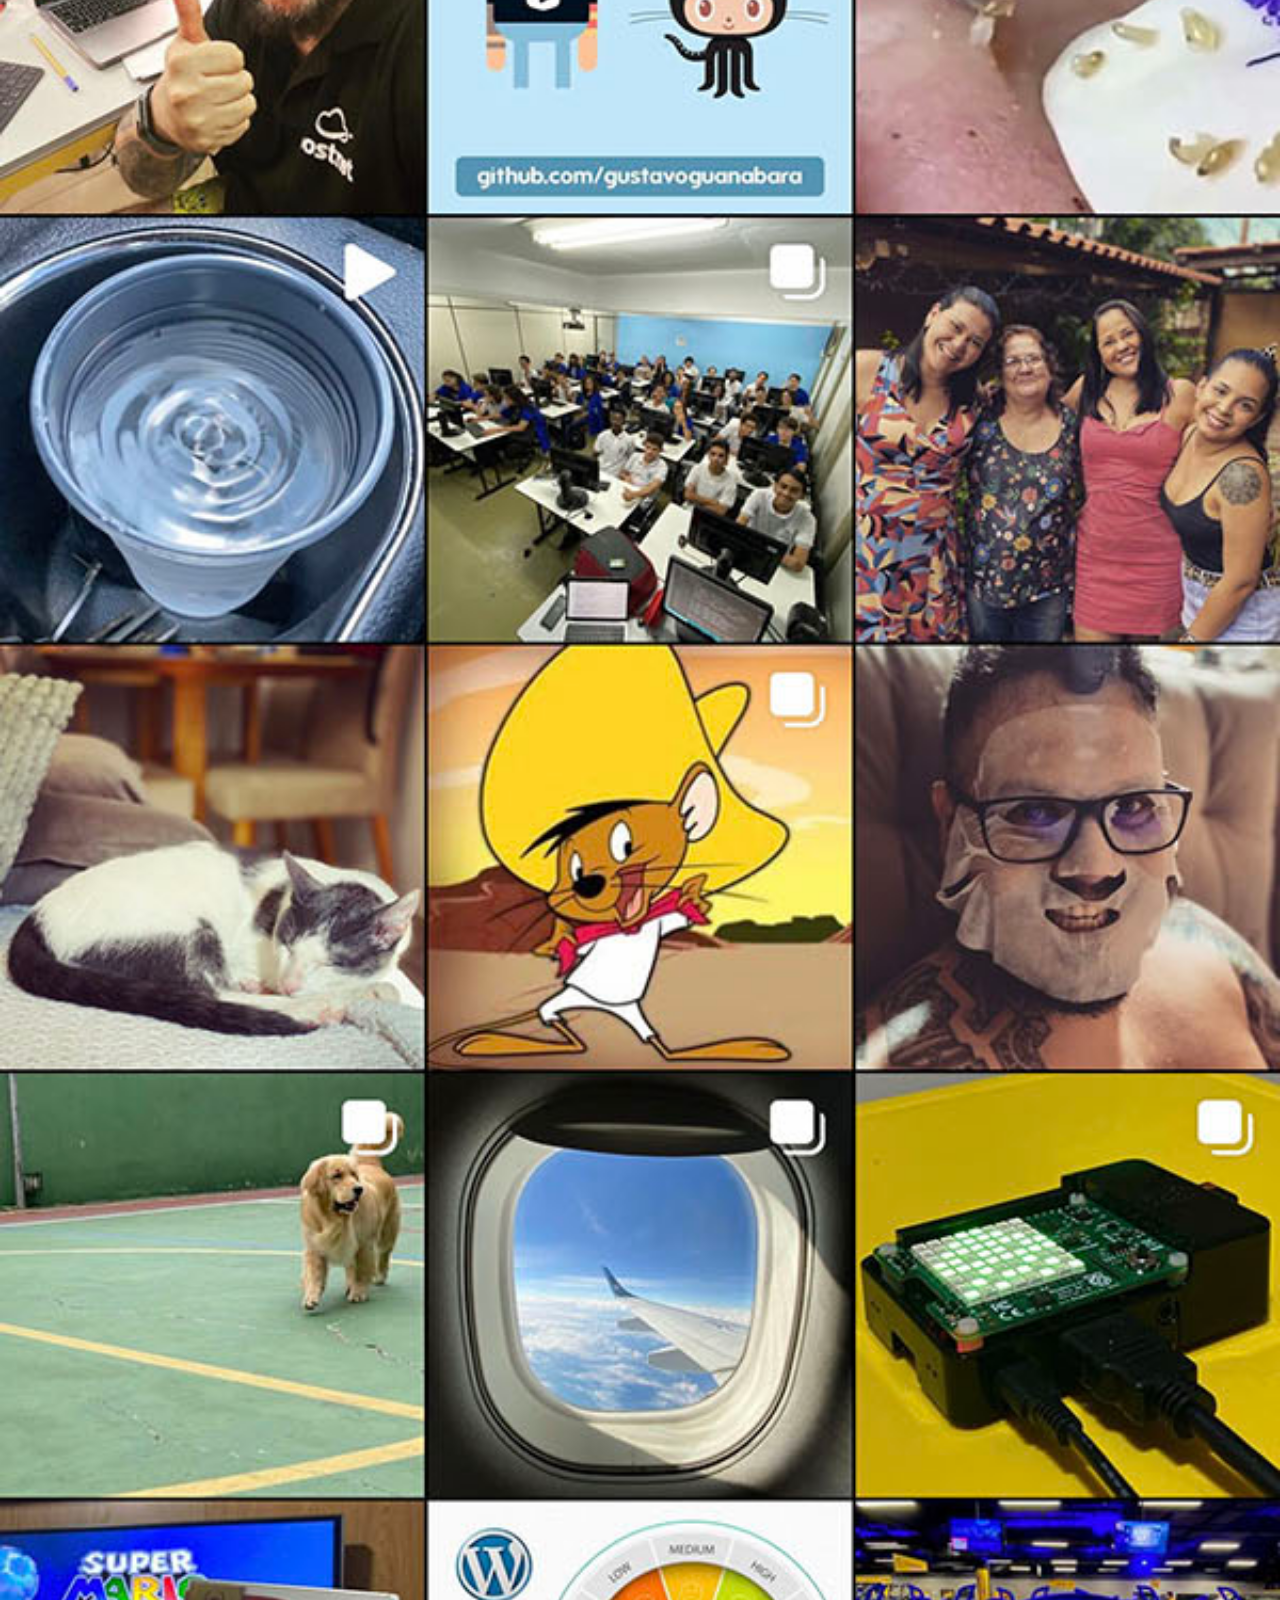
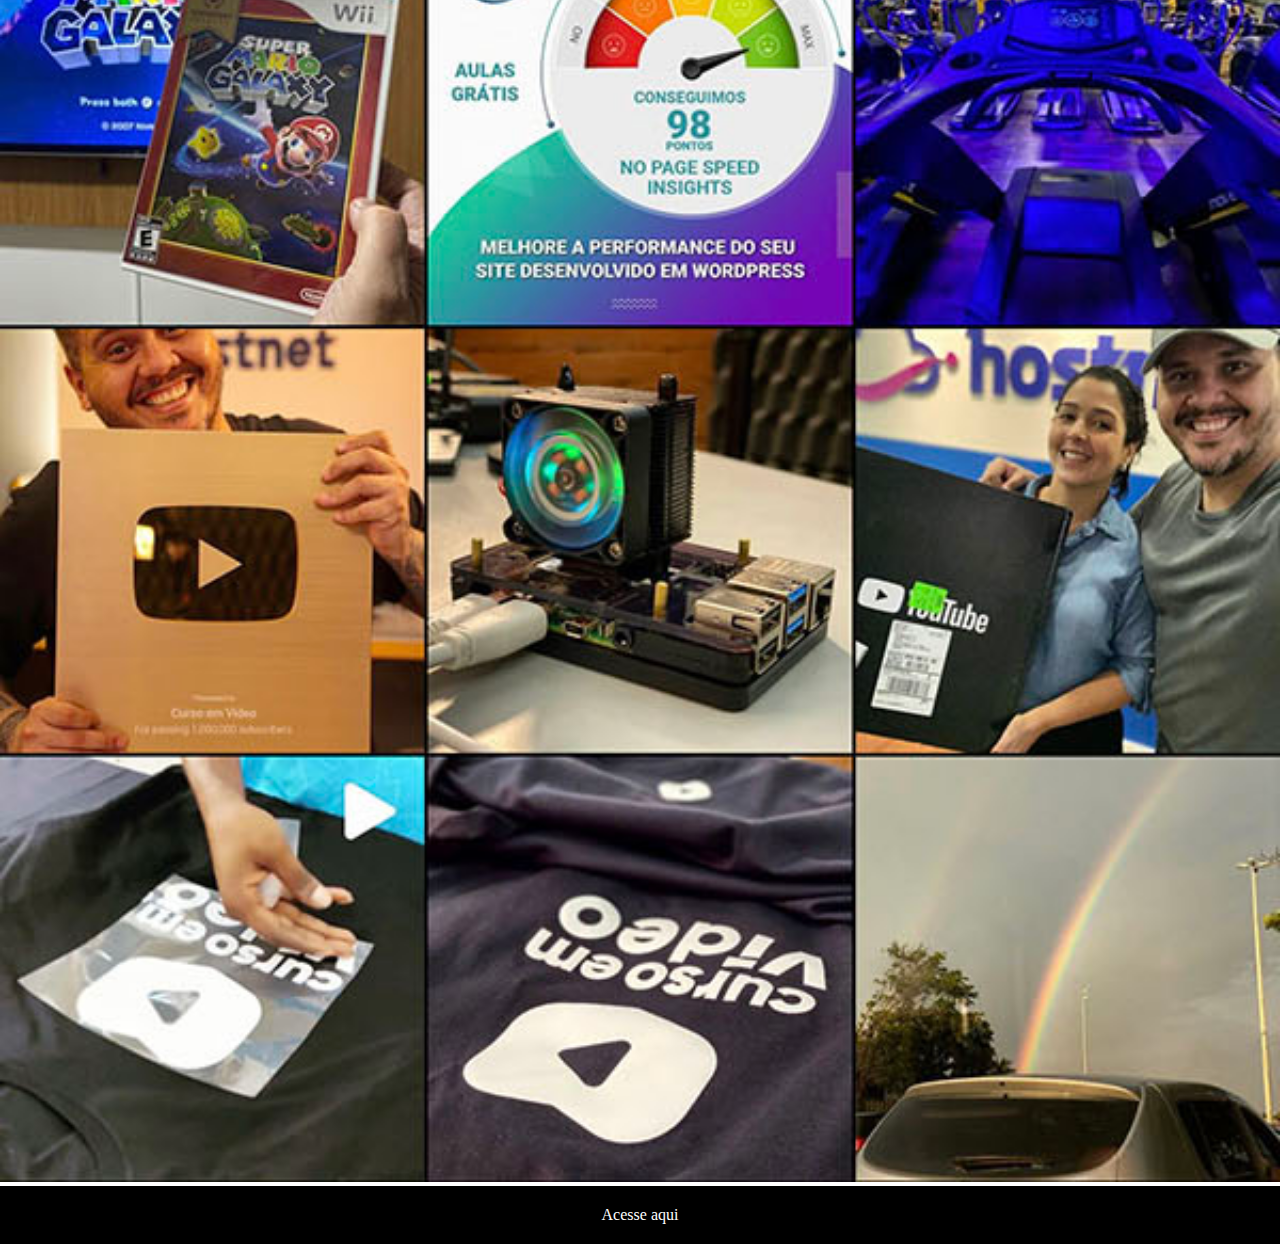
<file: Desafio-Social/instagram.html>
<!DOCTYPE html>
<html lang="pt-br">
<head>
    <meta charset="UTF-8">
    <meta name="viewport" content="width=device-width, initial-scale=1.0">
    <title>home</title>
    <style>
        *{
            margin: 0px;
            padding: 0px;
        }
        main {
            overflow-x: hidden;
            overflow-y: hidden;
        }
        ::-webkit-scrollbar { 
            display: none;
        }

        img{

            height: 100%;
            width: 100%;
        }

        a{
            display: block;
            background-color: black;
            color: white;
            padding: 20px;
            text-align: center;
            text-decoration: none;
        }
    </style>
</head>
<body>
    <img src="imagens/tela-instagram.jpg" alt="instagram do eduardo guanabara">
    <a href="https://instagram.com" target="_blank">Acesse aqui</a>
</body>
</html>
</file>
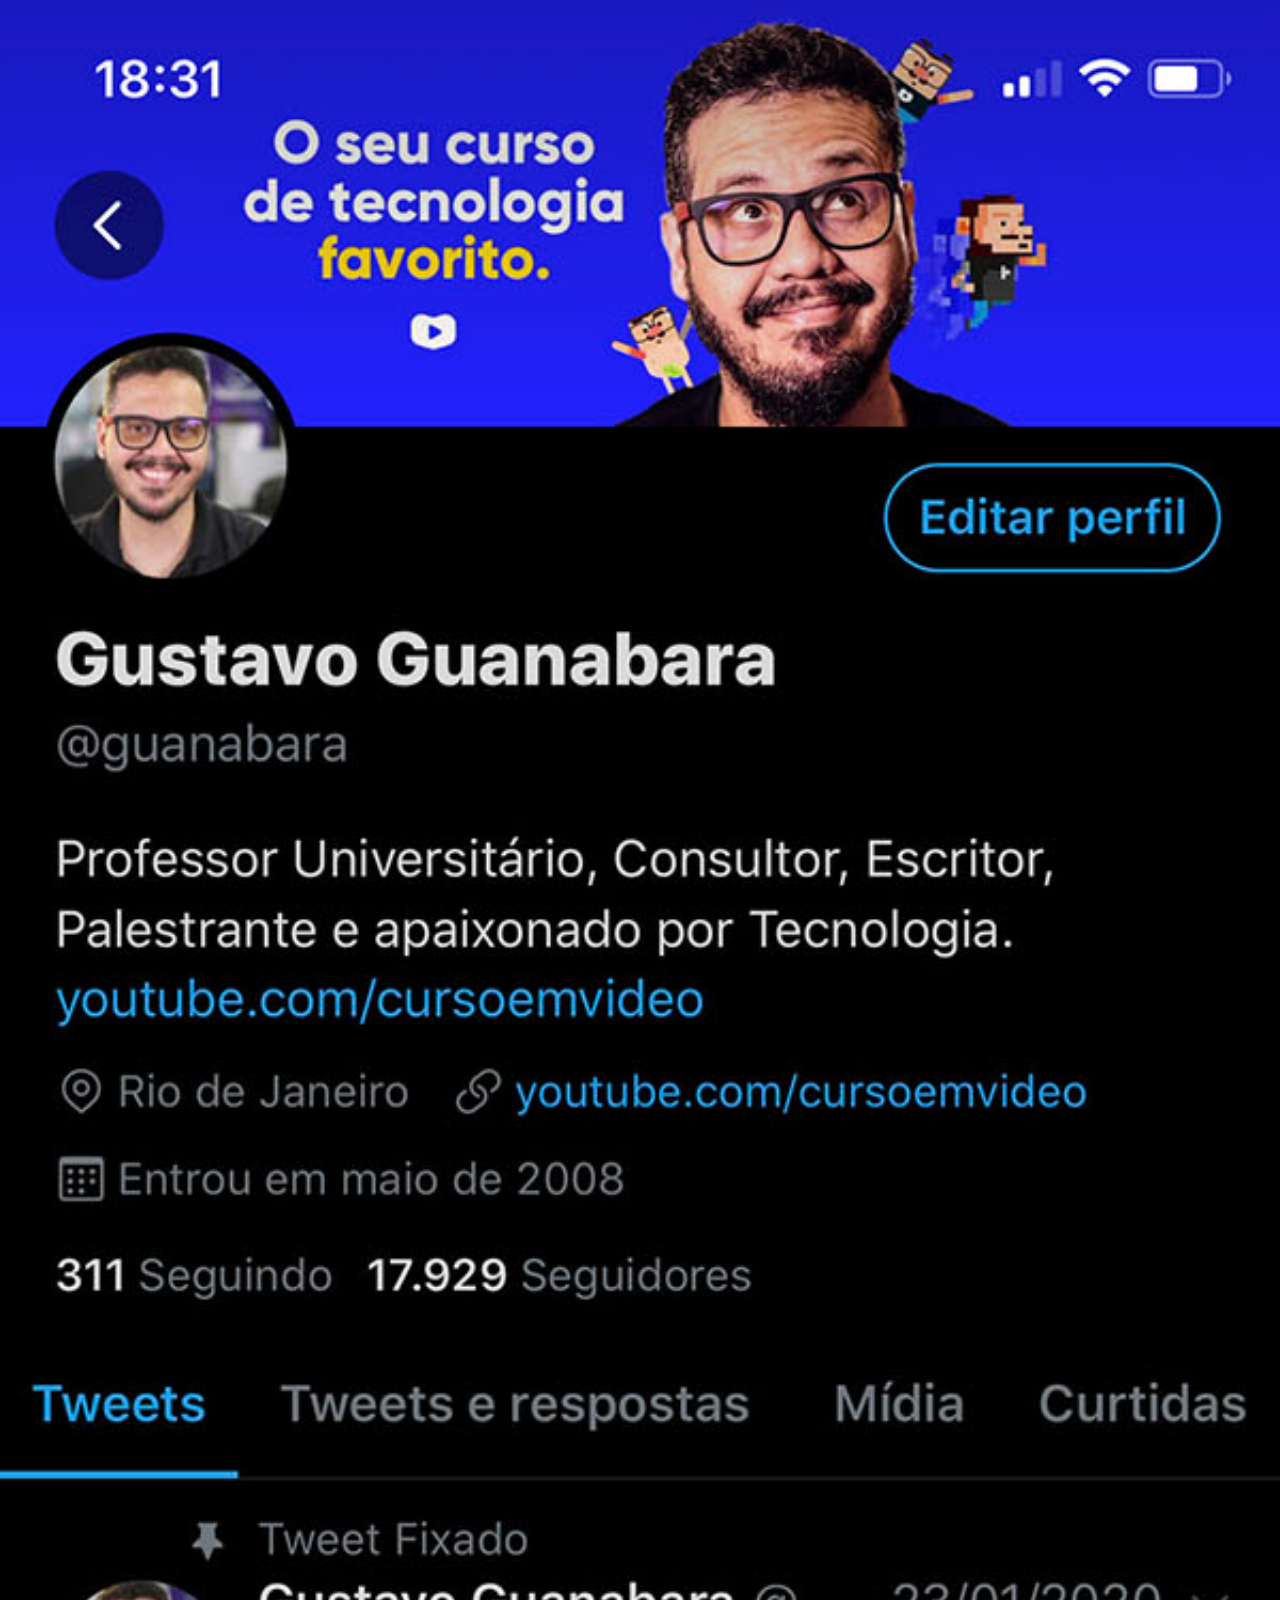
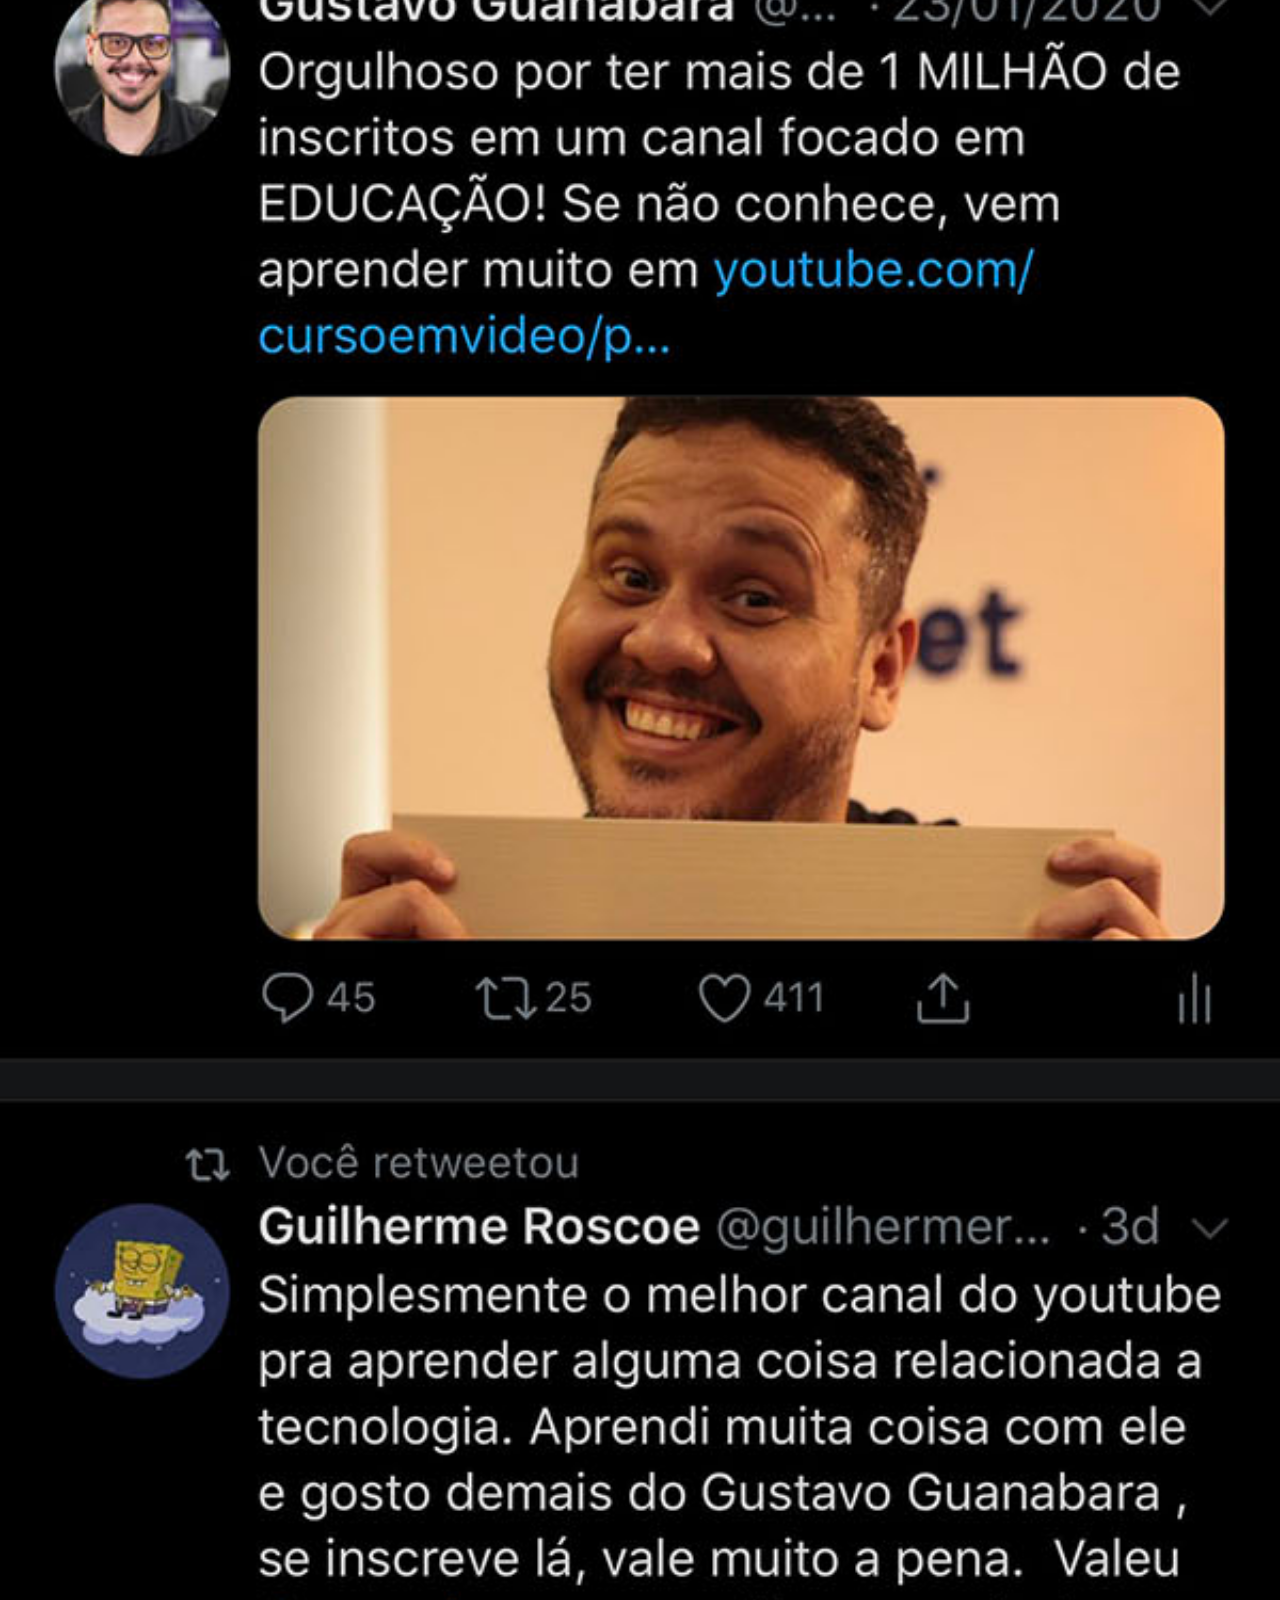
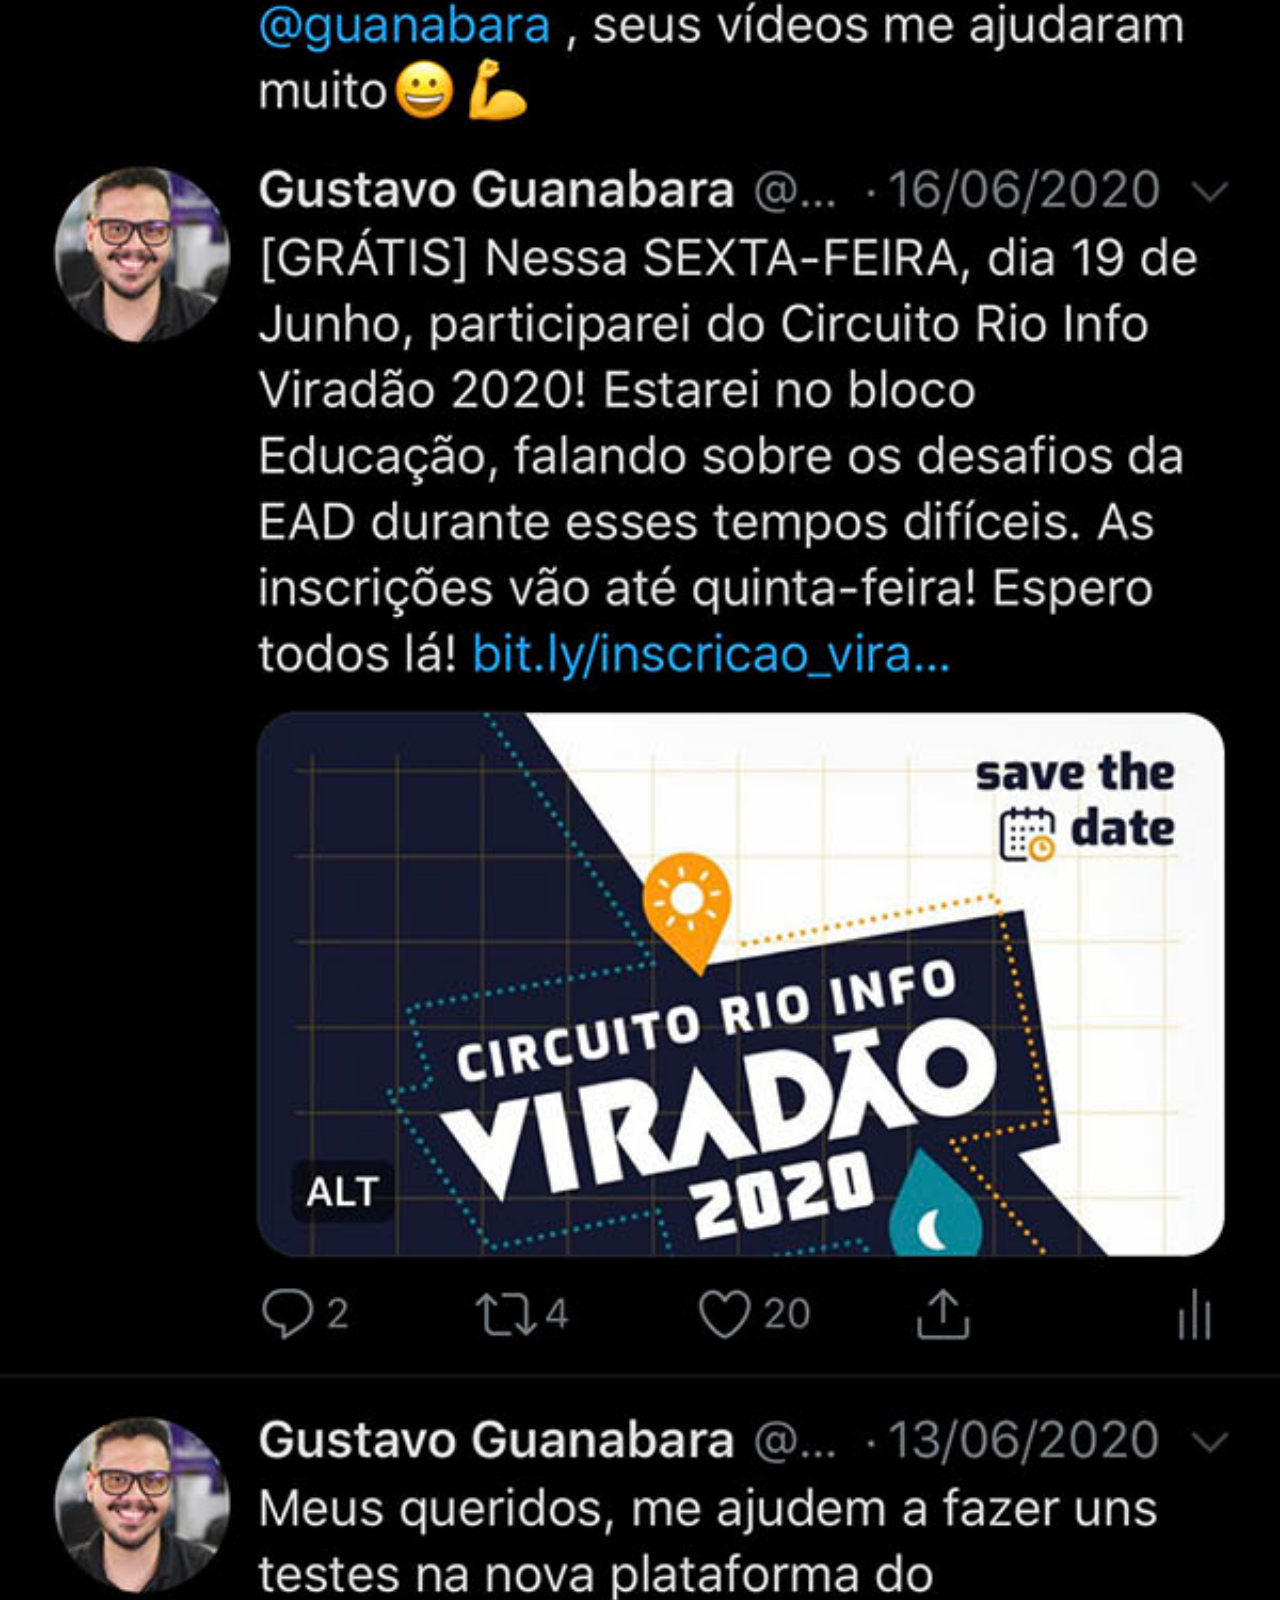
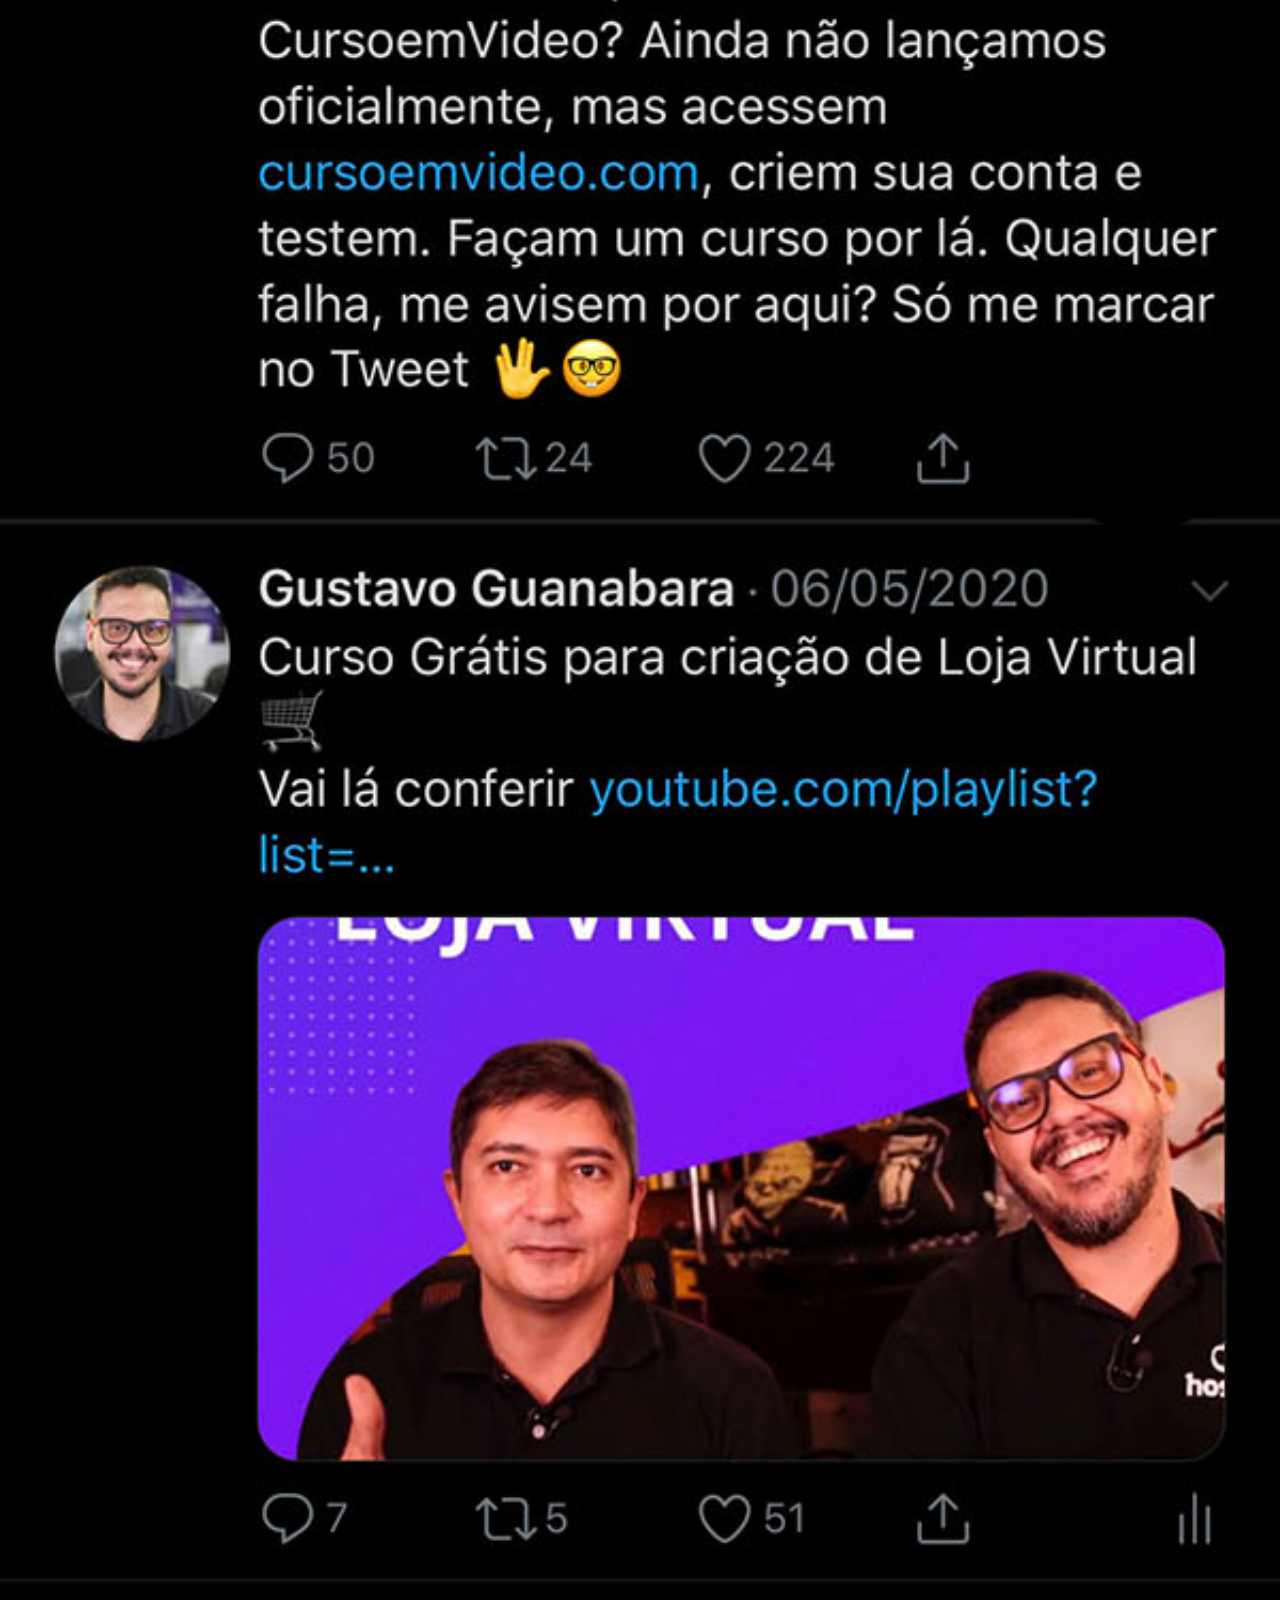
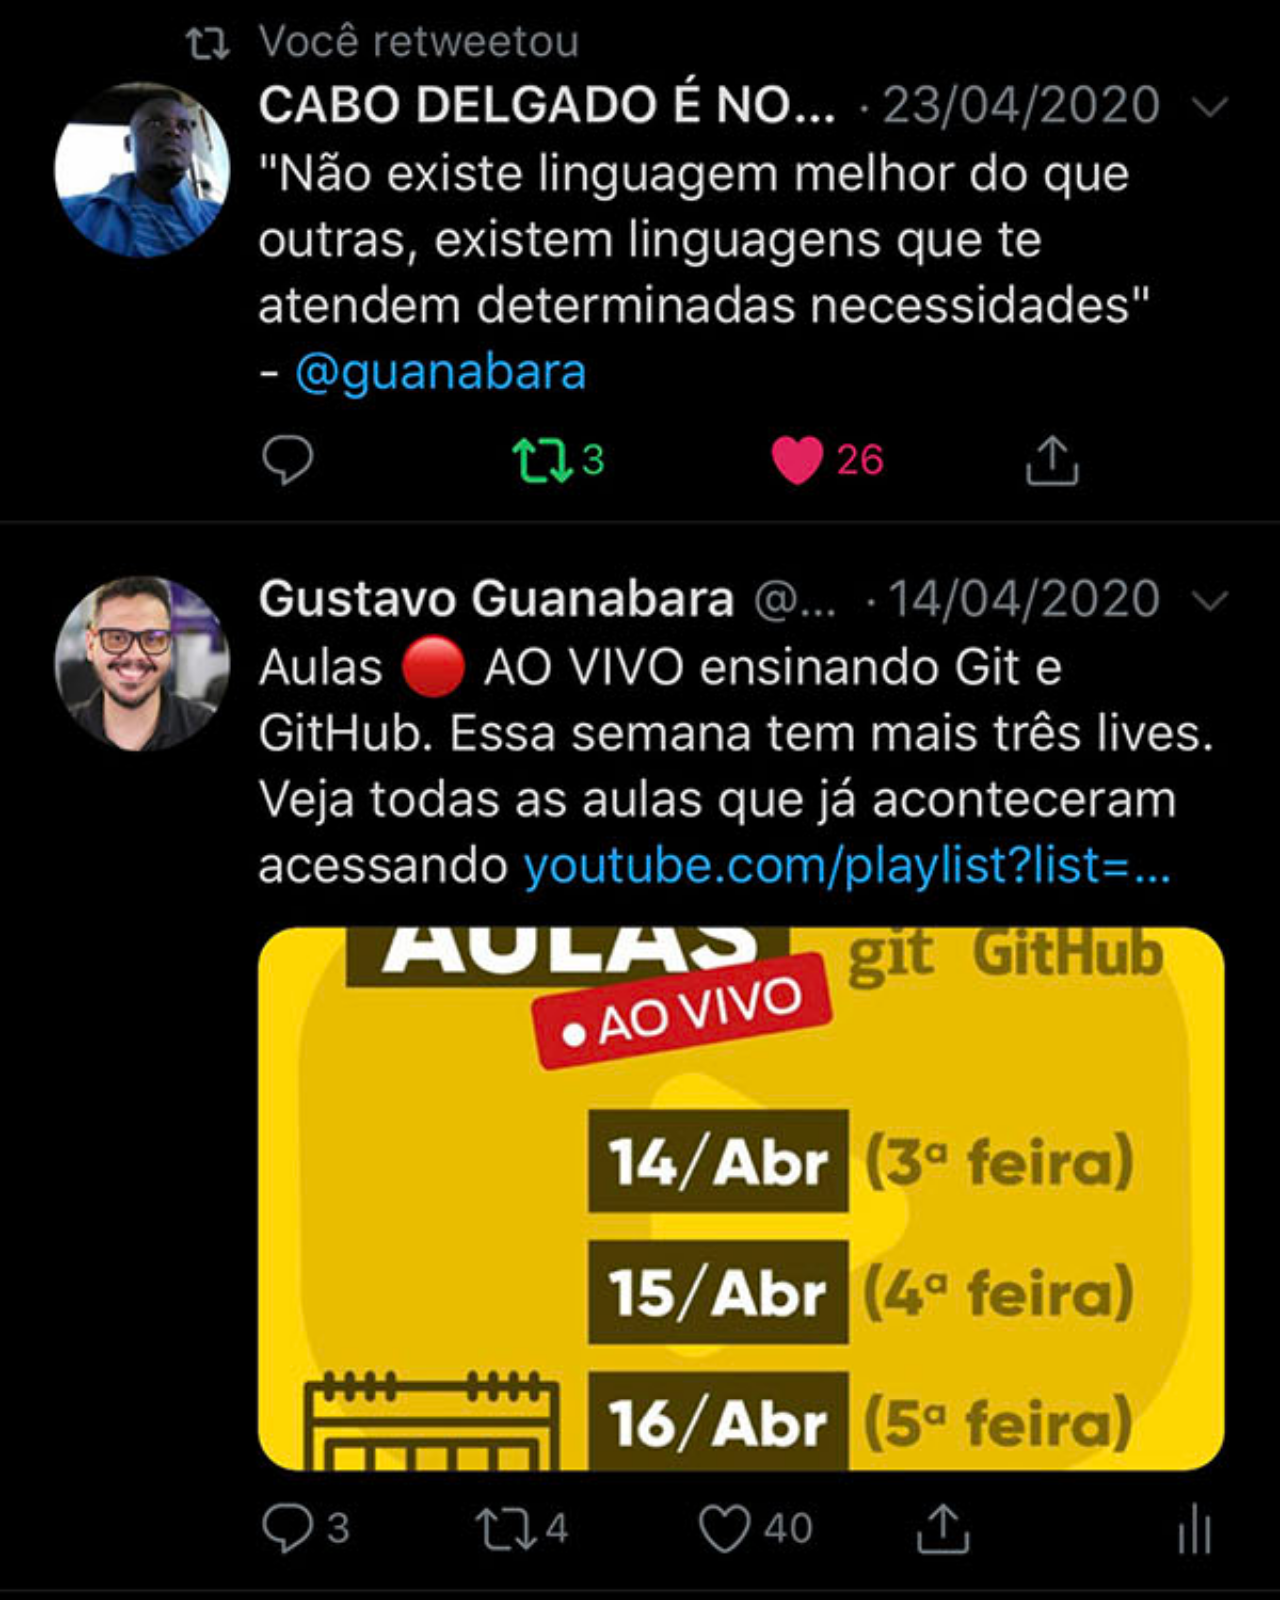
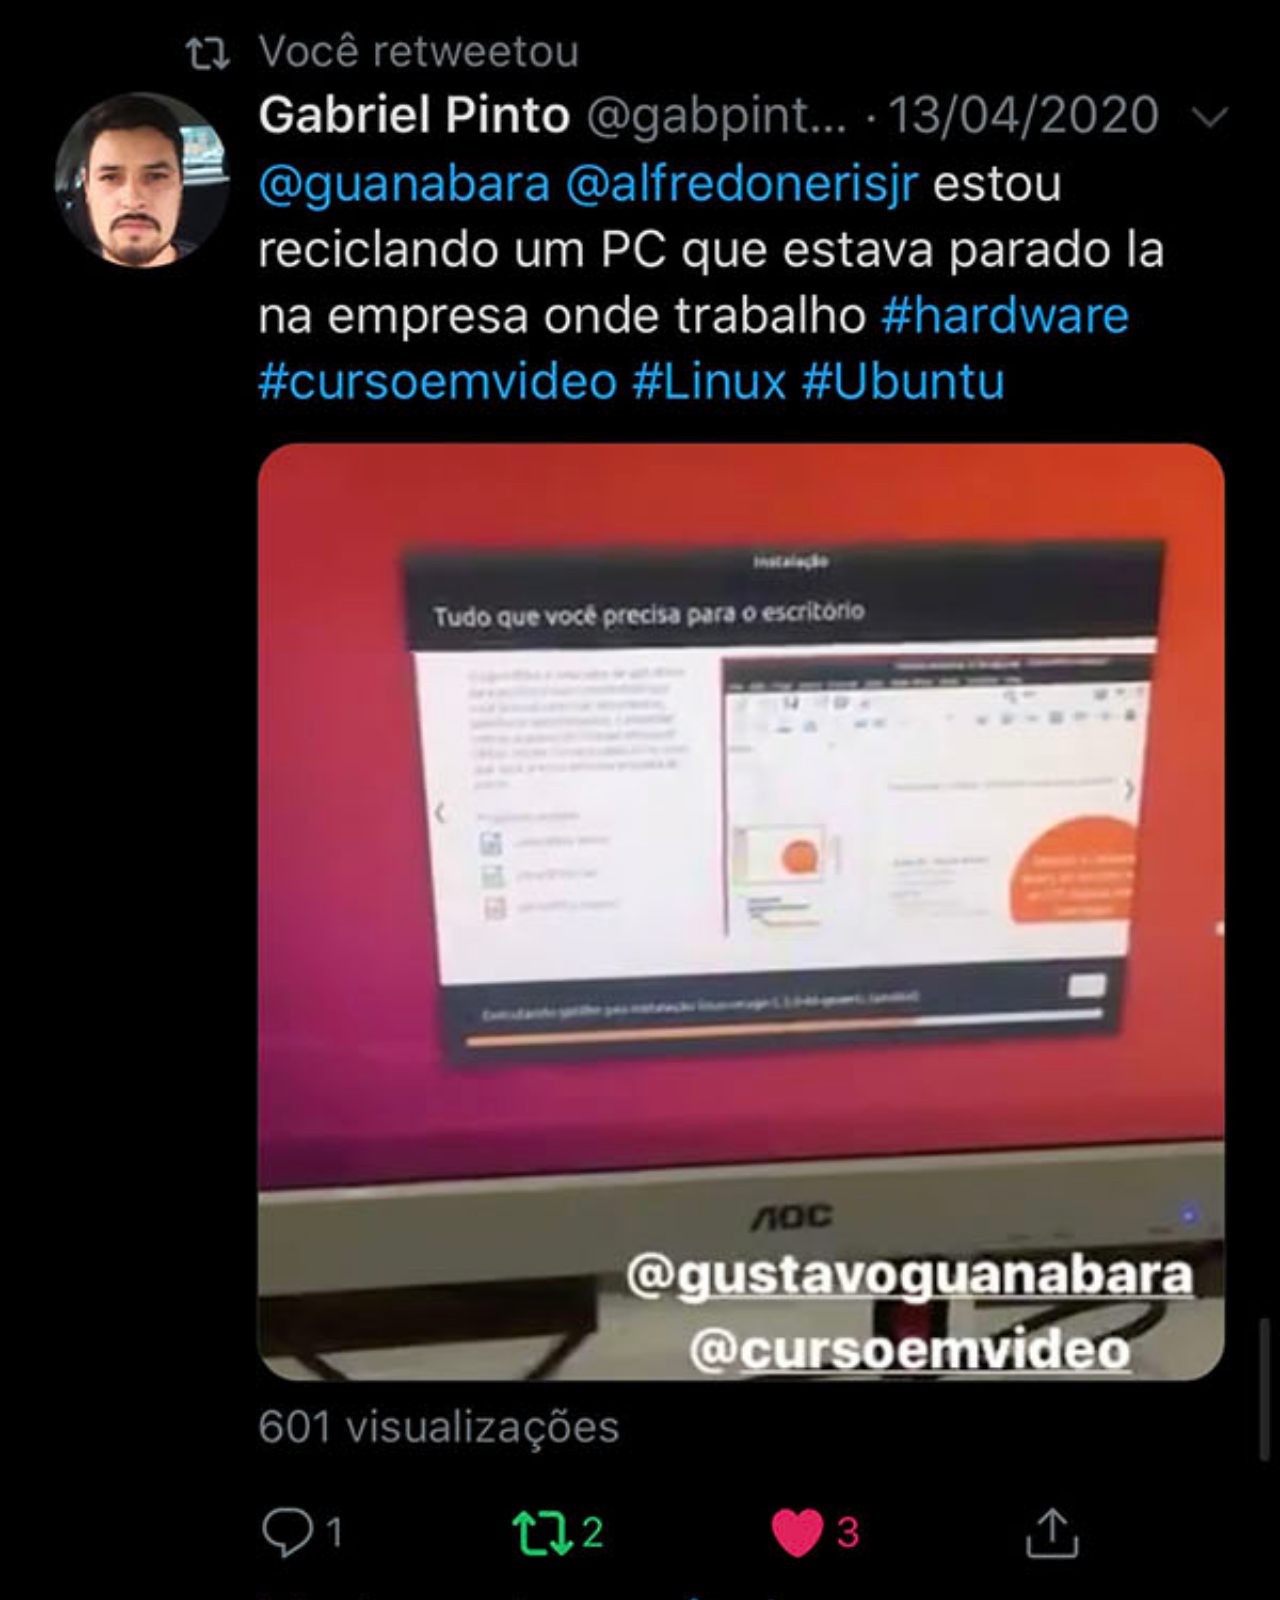
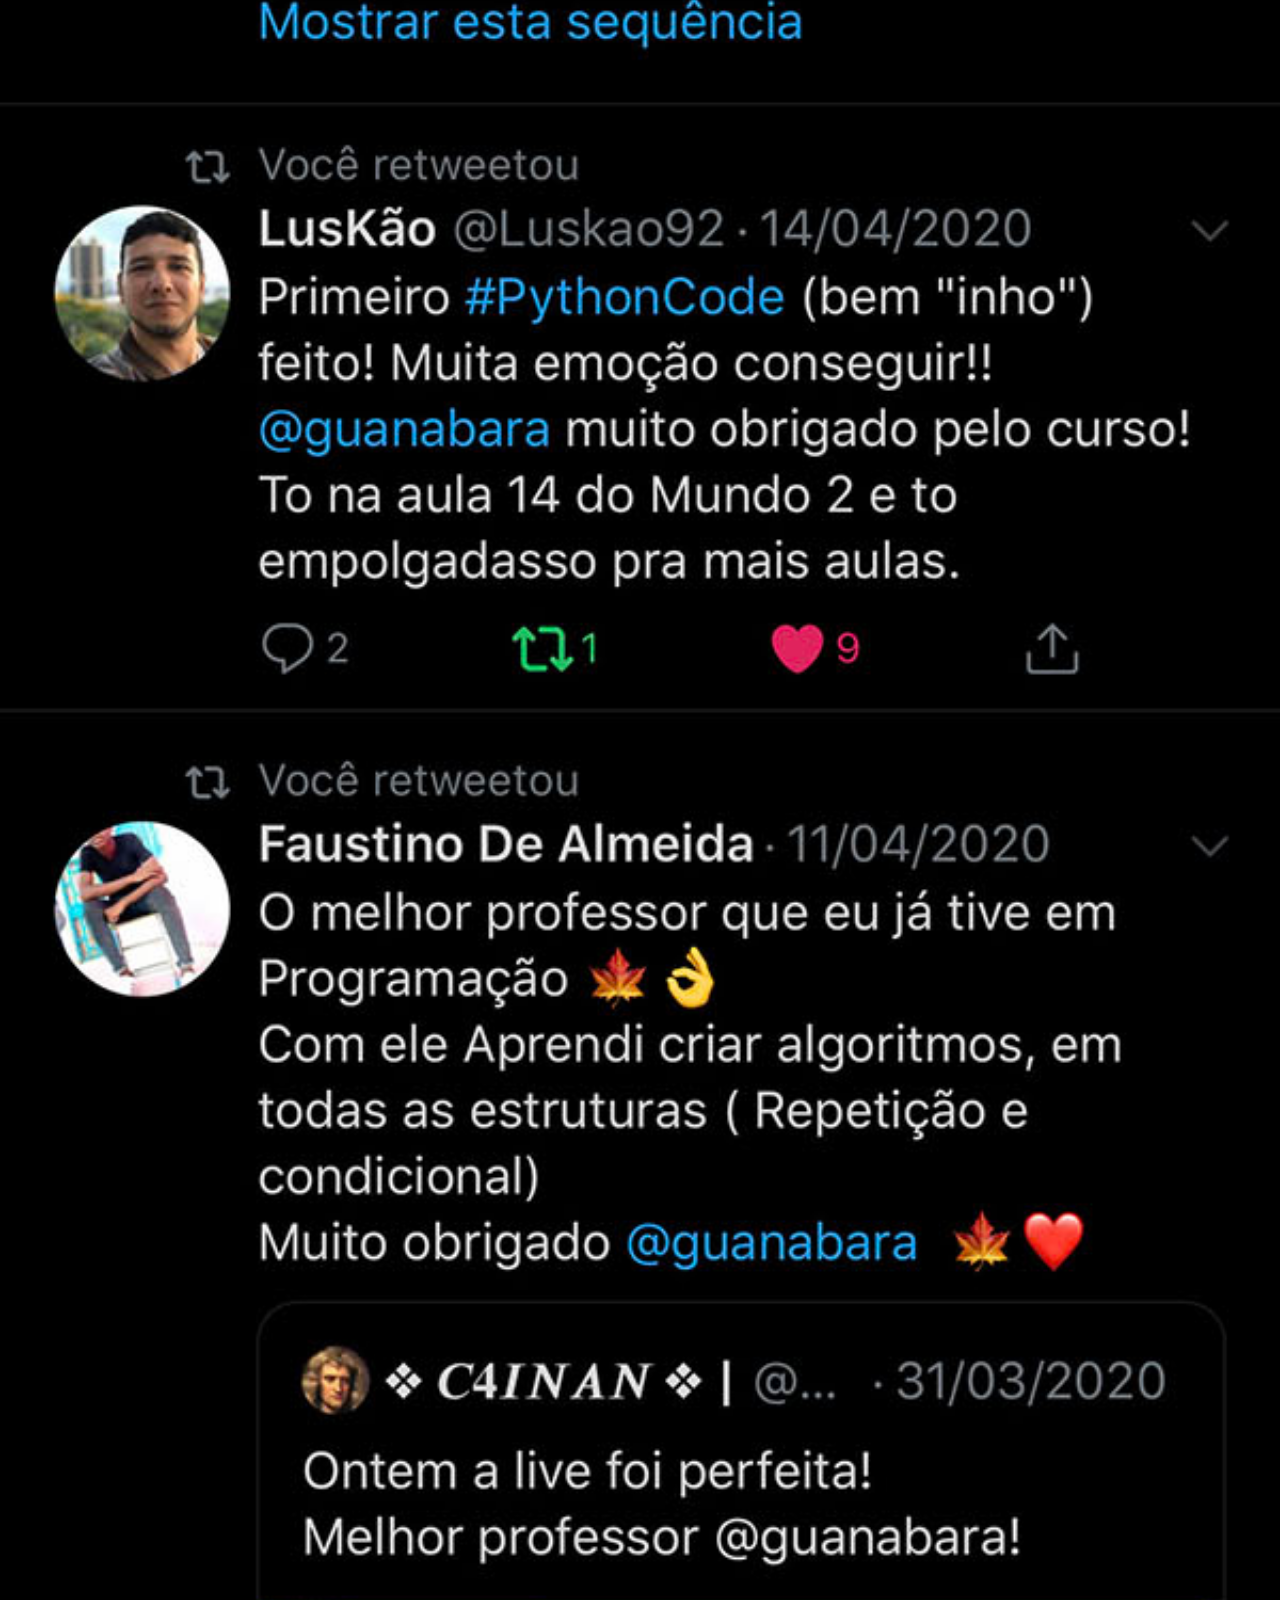
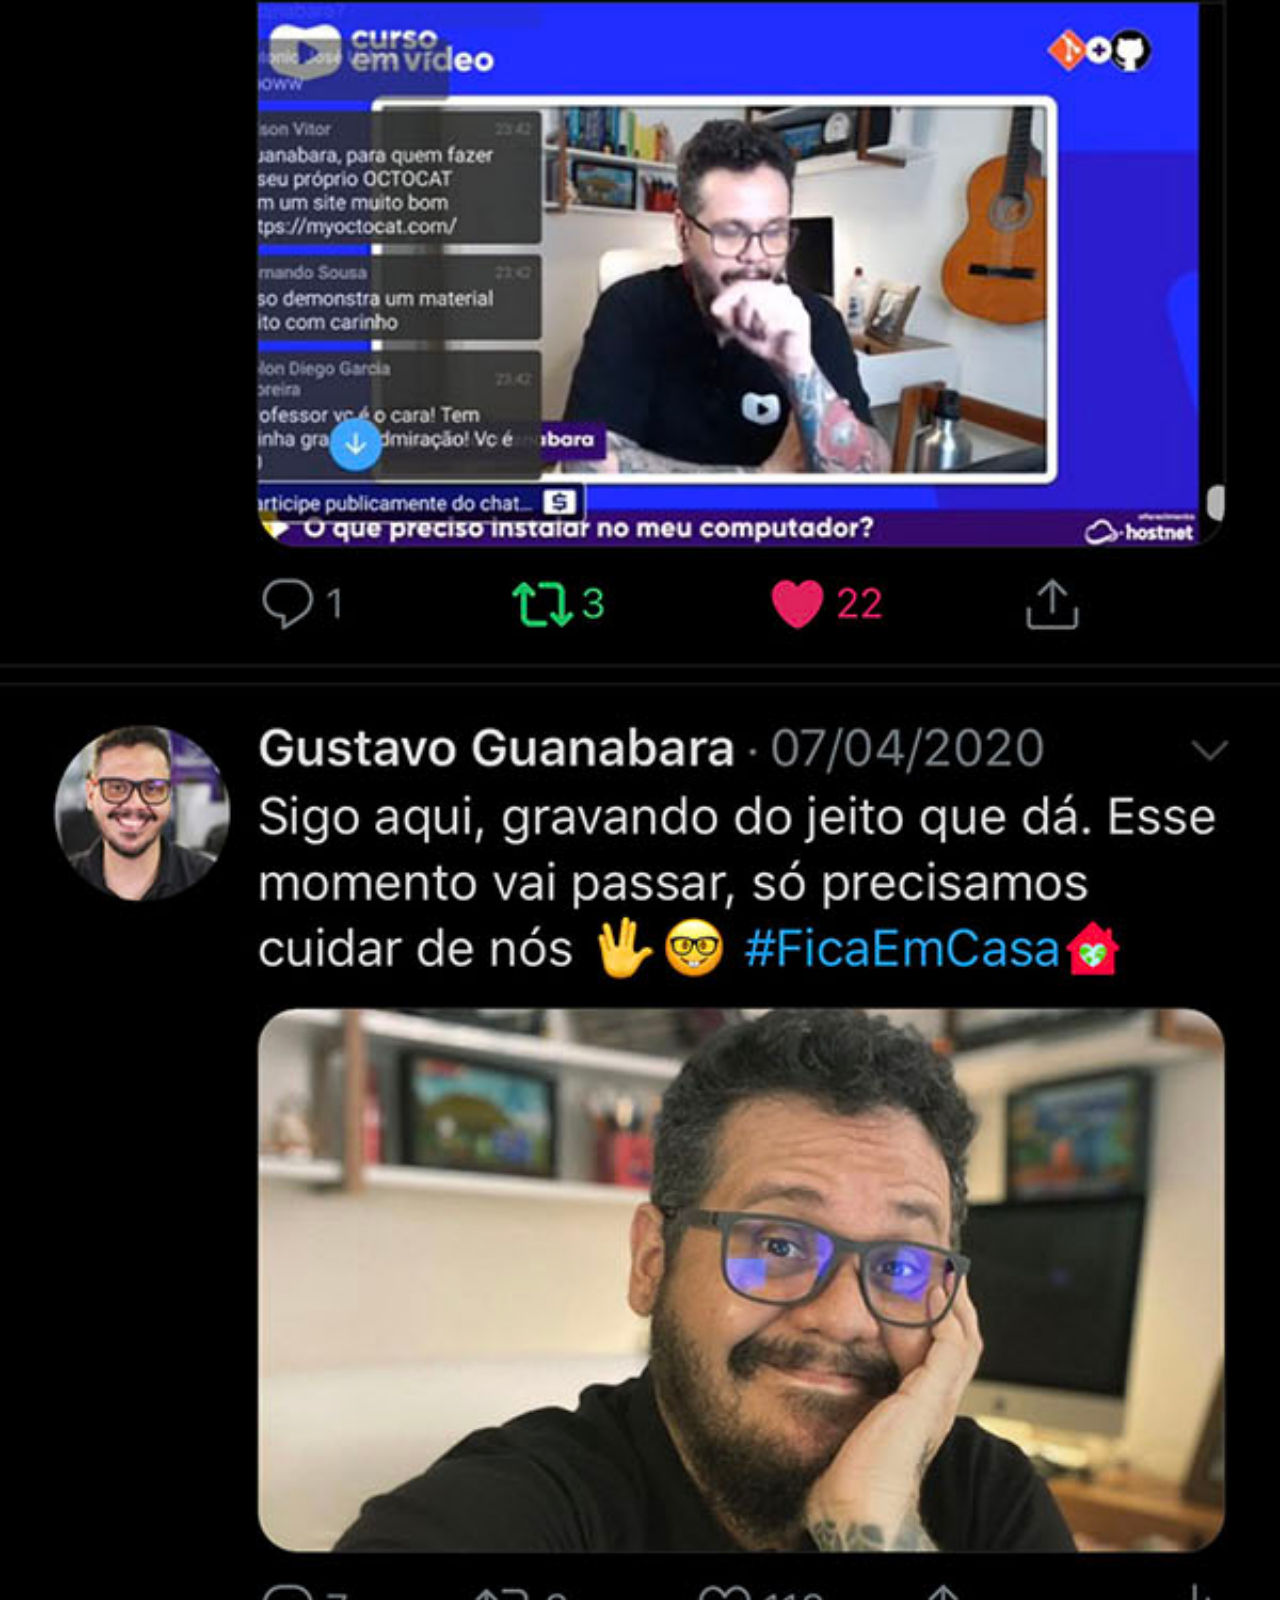
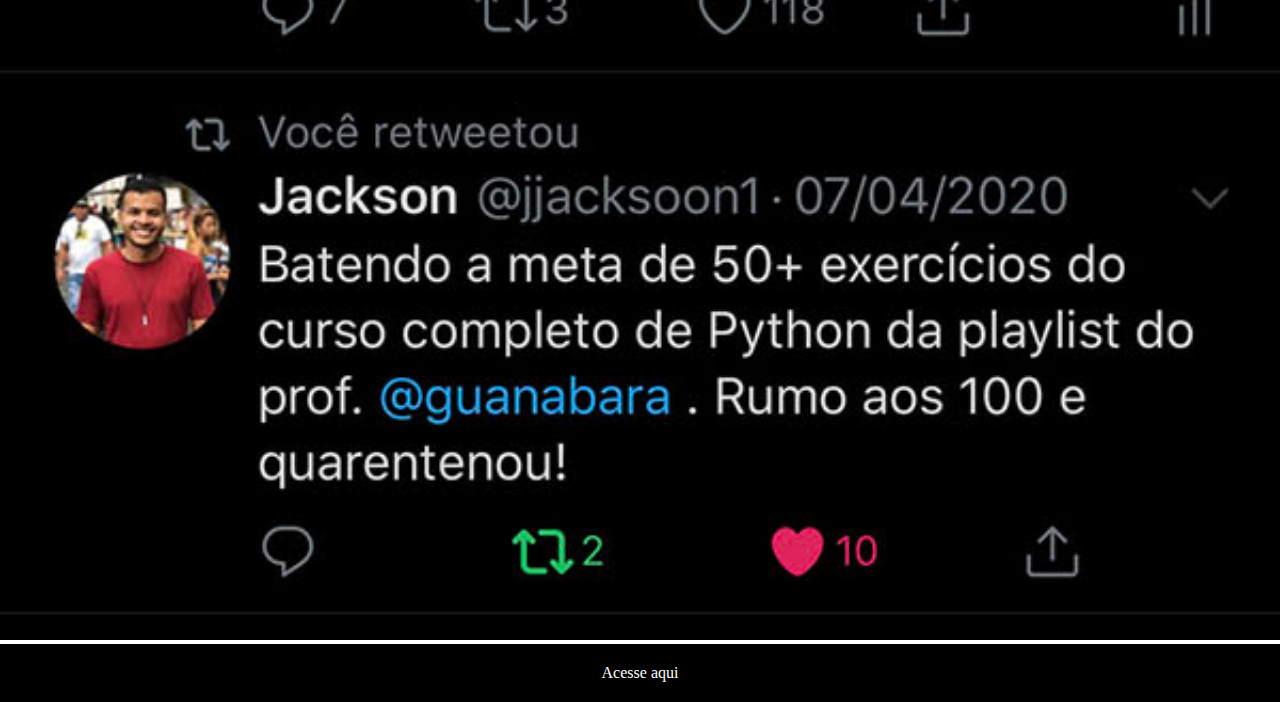
<file: Desafio-Social/twitter.html>
<!DOCTYPE html>
<html lang="pt-br">
<head>
    <meta charset="UTF-8">
    <meta name="viewport" content="width=device-width, initial-scale=1.0">
    <title>home</title>
    <style>
        *{
            margin: 0px;
            padding: 0px;
        }
        main {
            overflow-x: hidden;
            overflow-y: hidden;
        }
        ::-webkit-scrollbar { 
            display: none;
        }
        img{

            height: 100%;
            width: 100%;
        }

        a{
            display: block;
            background-color: black;
            color: white;
            padding: 20px;
            text-align: center;
            text-decoration: none;
        }
    </style>
</head>
<body>
    <img src="imagens/tela-twitter.jpg" alt="Twitter do eduardo guanabara">
    <a href="https://twitter.com" target="_blank">Acesse aqui</a>
</body>
</html>
</file>
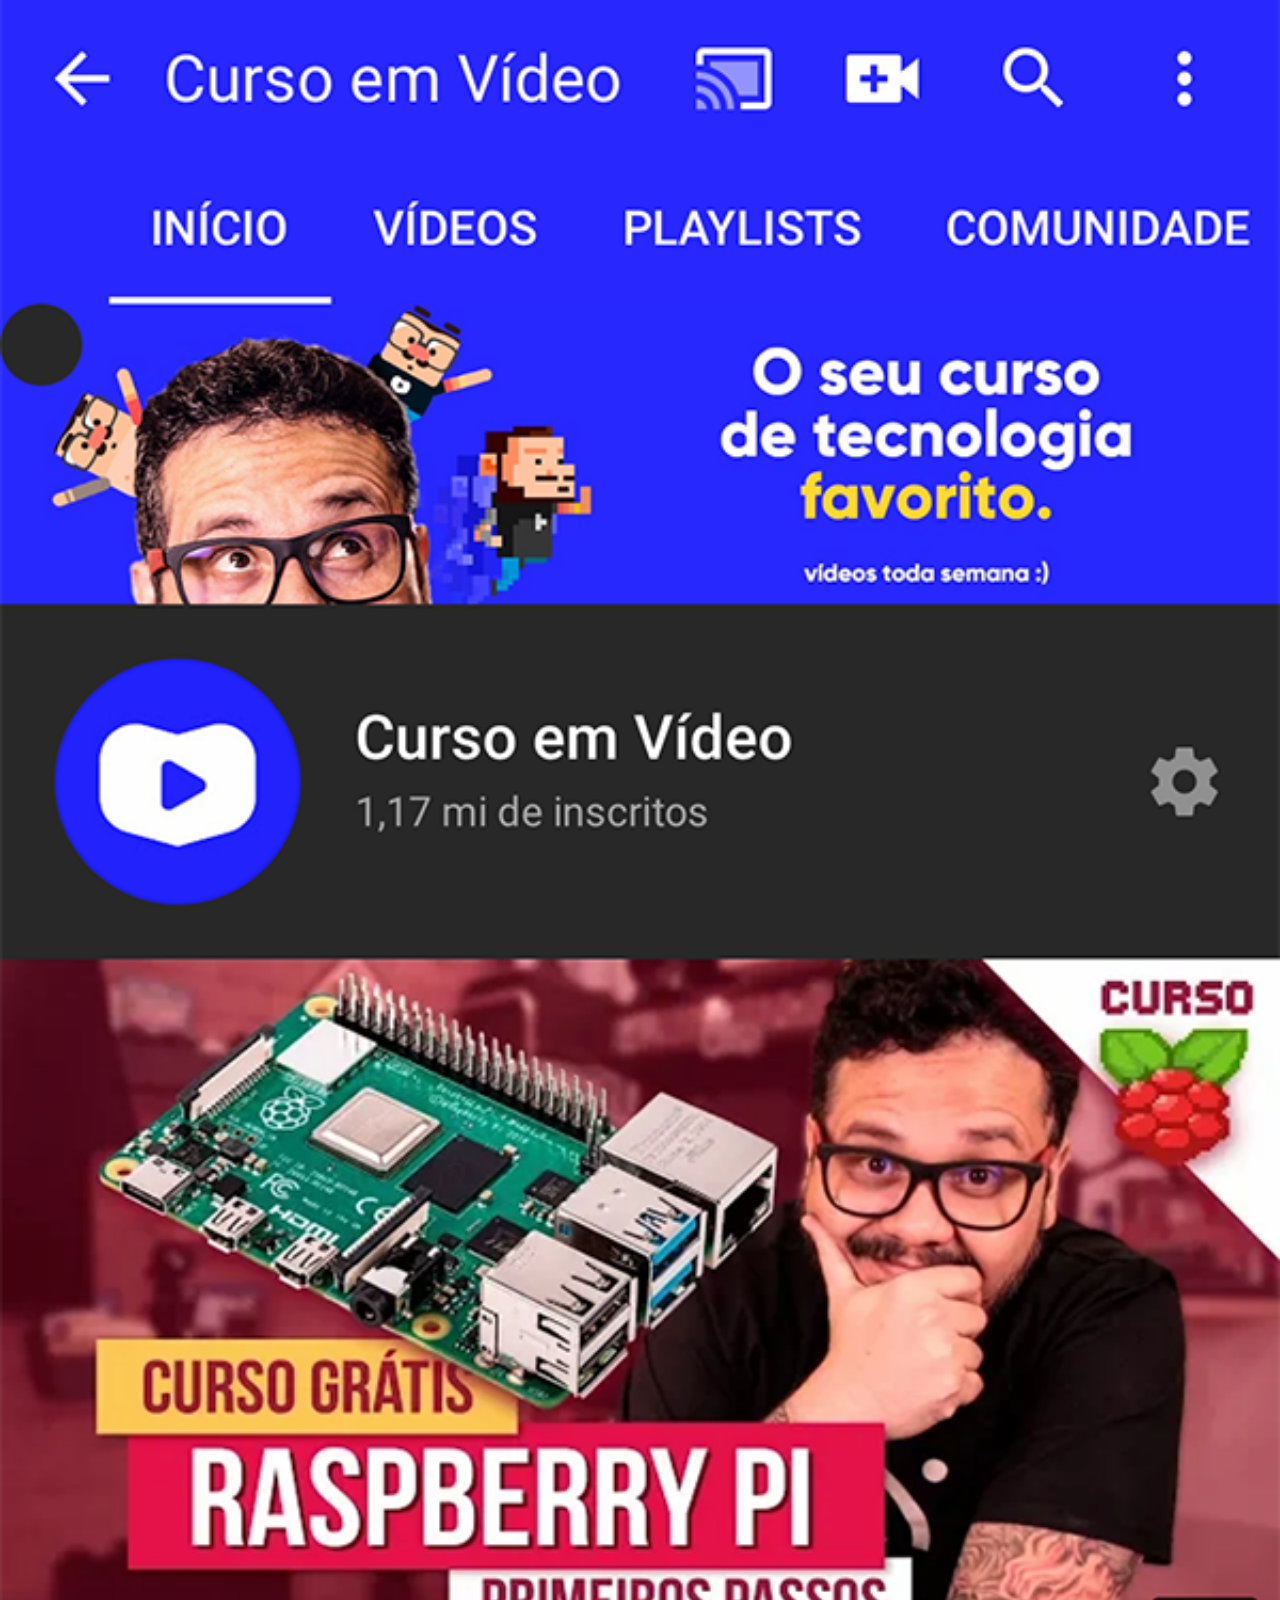
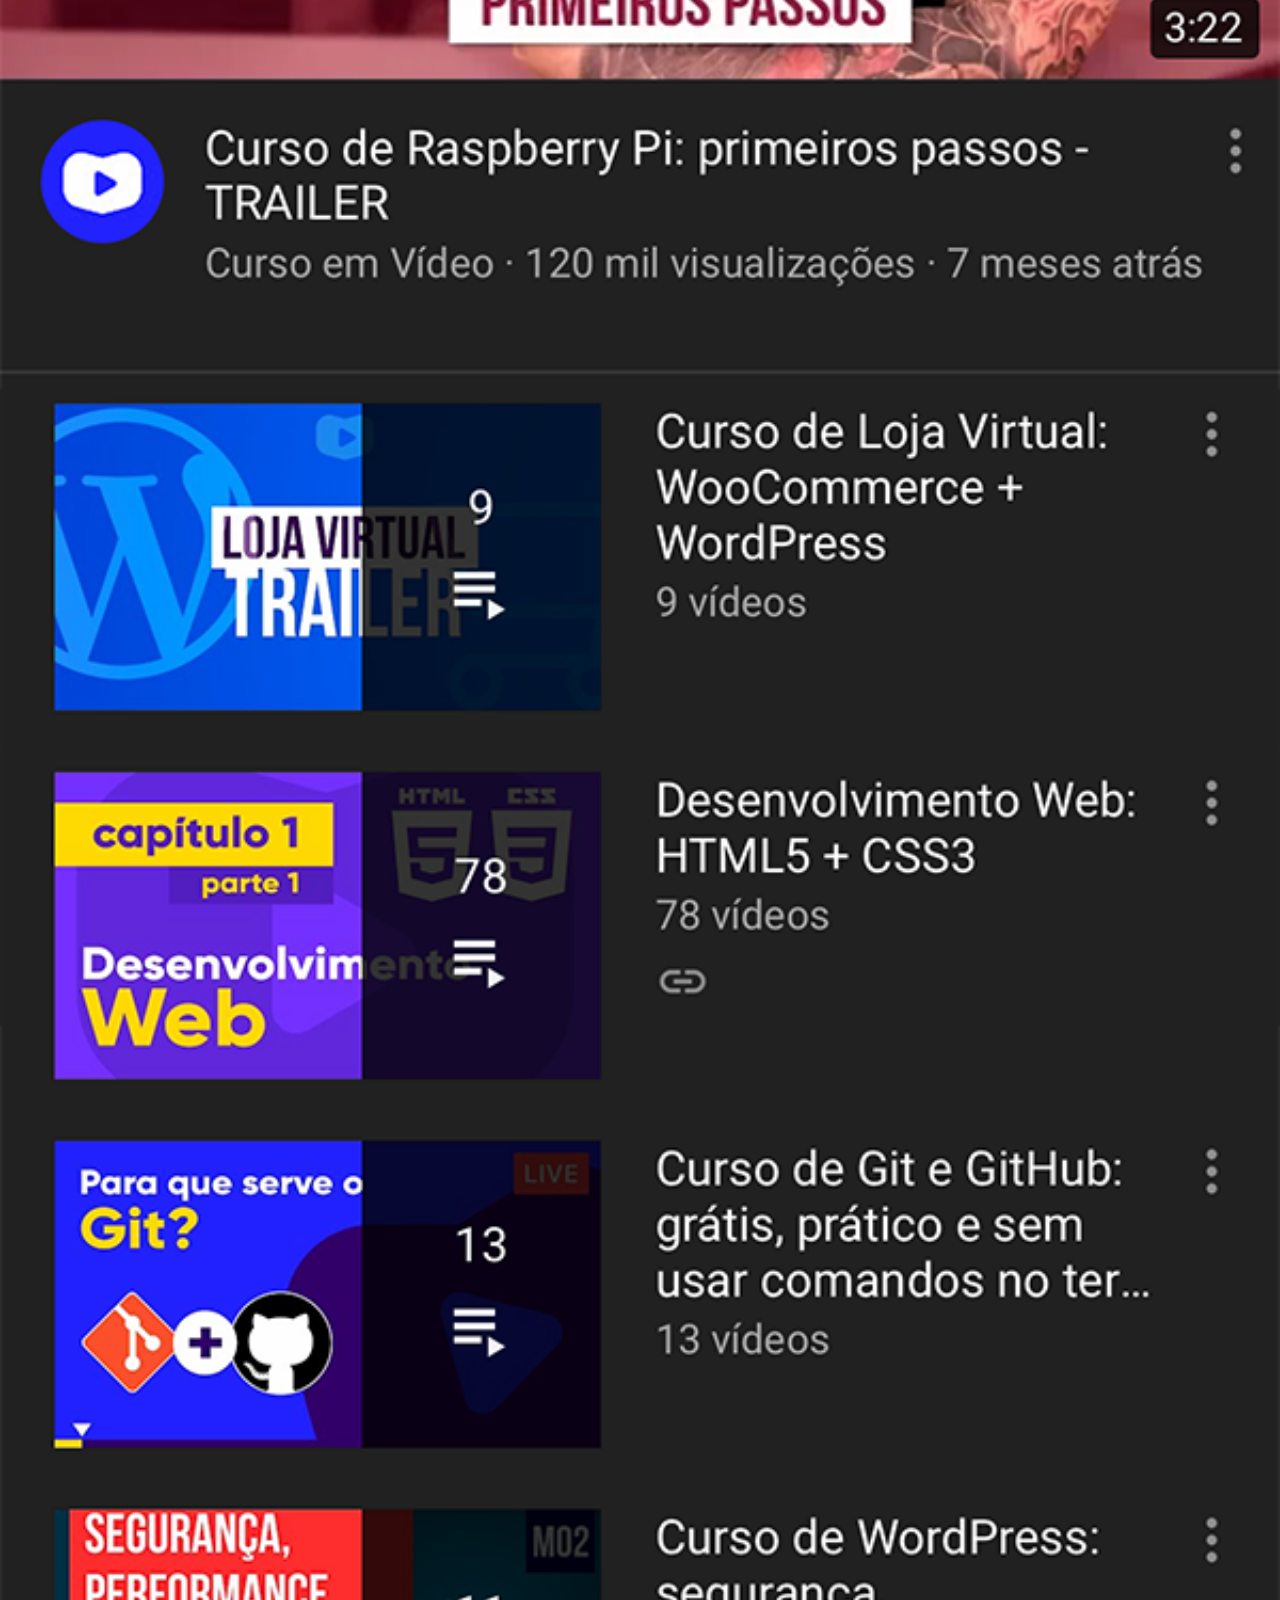
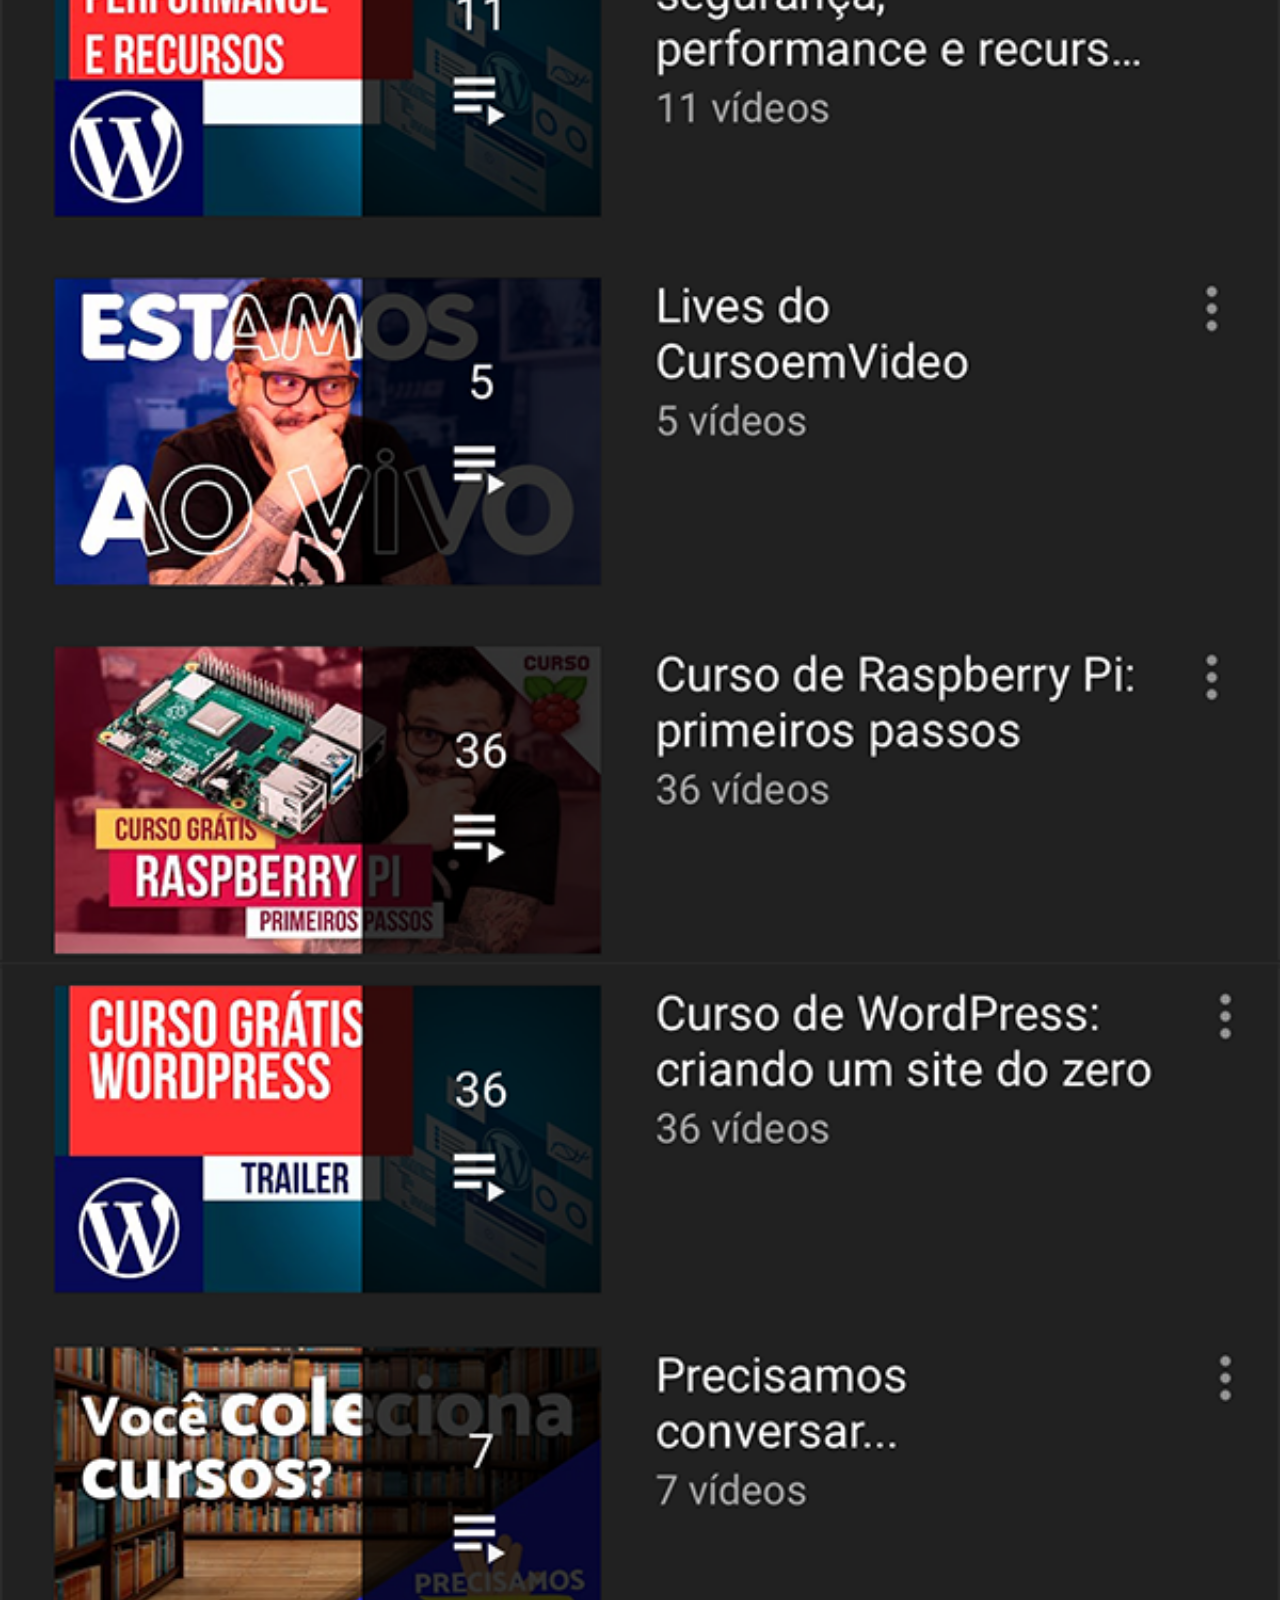
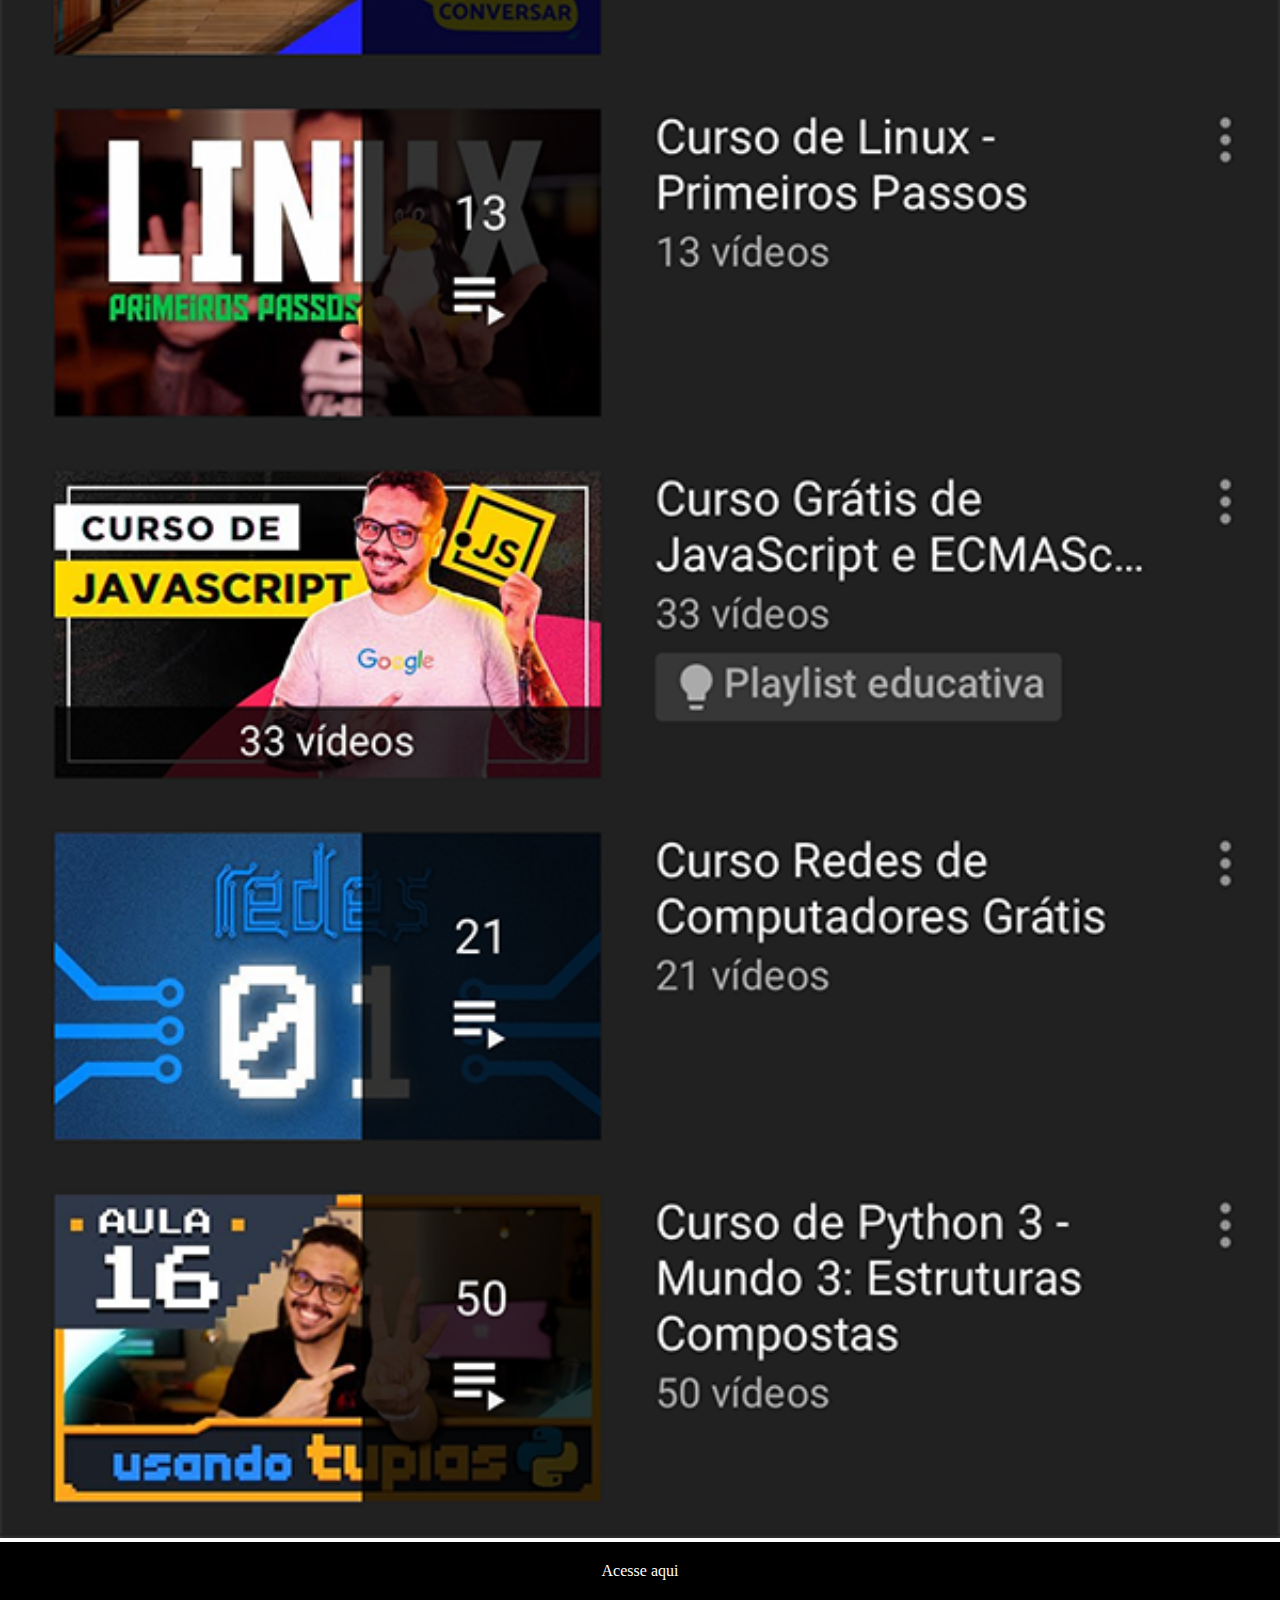
<file: Desafio-Social/youtobe.html>
<!DOCTYPE html>
<html lang="pt-br">
<head>
    <meta charset="UTF-8">
    <meta name="viewport" content="width=device-width, initial-scale=1.0">
    <title>home</title>
    <style>
        *{
            margin: 0px;
            padding: 0px;
        }
        main {
            overflow-x: hidden;
            overflow-y: hidden;
        }
        ::-webkit-scrollbar { 
            display: none;
        }
        img{

            height: 100%;
            width: 100%;
        }

        a{
            display: block;
            background-color: black;
            color: white;
            padding: 20px;
            text-align: center;
            text-decoration: none;
        }
    </style>
</head>
<body>
    <img src="imagens/tela-youtube.png" alt="site do youtobe do eduardo guanabara">
    <a href="https://youtobe.com" target="_blank">Acesse aqui</a>
</body>
</html>
</file>
<file: Desafio-Social/estilos/style.css>
*{
    margin: 0px;
    padding: 0px;
    font-family: Arial, Helvetica, sans-serif;
}


html, body{
    height: 100vh;
    width: 100vw;
    background-color: black;
}

main{
    position: relative;
    height: 100vh;
    background: url(https://agenciaaba.com.br/images/jch-optimize/ng/images_2022_10_redes2.webp) no-repeat top center;
    background-size: cover;
}

section#telefone{
    position: absolute;
    top: 50%;
    left: 50%;

    transform: translate(-50%, -50%);

    width: 311px;
    height: 627px;
    
    background-image: url(../imagens/frame-iphone.png);
    background-repeat: no-repeat;
}
iframe#tela{
    position: relative;
    top: 80px;
    left: 22px;

    width: 268px;
    height: 471px;
}

section#redes-sociais{
    position: relative;
    
}

img.botao{
    height: 50px;
    width: 50px;
    border-radius: 50%;
    margin: 10px;
    box-shadow: 2px 2px 5px rgba(0, 0, 0, 0.397);
    box-sizing: border-box; /*faz com que borda fique dentro da imagem*/
}


img:hover{
    border: 1px solid white;
    transform: translate(-3px, -3px);
    box-shadow: 5px 5px 8px rgba(0, 0, 0, 0.400);
    transition: transform 0.5s, border 1s; /*Faz a transição do movimento da imagem no tempo determinado todos os transform vão ter essa configuração de tempo*/
}

@media (max-width: 500px) and (min-width: 376px){

    section#telefone{
        position: absolute;
        top: 50%;
        left: 53%;
        transform: translate(-50%, -50%);
        width: 292px;
        height: 589px;
        background-image: url(../imagens/frame-iphone.png);
        background-repeat: no-repeat;
        background-size: contain;
        
    }

    iframe#tela{
        position: relative;
        top: 75px;
        left: 21px;
        width: 251px;
        height: 443px;
    }
}
@media (max-width: 375px){

    section#telefone{
        position: absolute;
        top: 50%;
        left: 55%;
    
        transform: translate(-50%, -50%);
    
        width: 222px;
        height: 450px;
        
        background-image: url(../imagens/frame-iphone.png);
        background-repeat: no-repeat;
        background-size: contain;
    }

    iframe#tela{
        position: relative;
        top: 58px;
        left: 16px;
    
        width: 190px;
        height: 336px;
    }
}
</file>
<file: style.css>
@charset "UTF-8";

@import url('https://fonts.googleapis.com/css2?family=Passion+One&family=Sriracha&display=swap');
:root{
    --font1: Verdana, Geneva, Tahoma, sans-serif;
    --font2: 'Passion One', cursive;
    --font3: 'Sriracha', cursive;

}


*{
    margin: 0px;
    padding: 0px;
    
}
body{
    margin: 0px;
    font-family: var(--font1);
}
a{
    text-decoration: none;
    font-weight: bolder;
    color: white;
}
a:hover{
    text-decoration: underline;
}
header{
    position: relative;
    background-color: black;
    height: 190px;
    color: white;
}
div.cabecalho{
    
    position: absolute;

    left: 50%;
    top: 50%;

    transform: translate(-50%, -50%);
}

div.cabecalho h1{
    font-size: 7vw;
    margin-bottom: -20px;
    font-variant: small-caps;
    font-family: var(--font3);
}

div.cabecalho p{
    font-size: 1.2em;
    font-family: var(--font3);
    margin-top: 0px;
    
}

article div{
    padding-bottom: 10vh;
    padding-top: 10vh;
    line-height: 2em;
    
    font-family: var(--font2);
}

div#normal{
    background-color: white;
    color: black;
    font-size: 2em;
    
}

div#imagem{
    background-color: rgb(44, 44, 44);
    color: white;
    font-size: 2em;
}

div#imagem p{
    display: inline-block;
    border-radius: 20px;
}

article > div > p{
    display: inline-block;
    width: 100%;
    text-align: center;
    margin-bottom: 20px;
    
}

div#imagem{
    
    background-size: cover;
    min-width: 200px;
    background-position: center;
    background-attachment: fixed;
    box-shadow: inset 2px 2px 20px 0px rgb(85, 85, 85);
}

div.p2{
    background-image: url(imagens/background001.jpg);
}

div.p4{
    background-image: url(imagens/background002.jpg);
}

footer{
    background-color: black;
    width: 100%;
    display: inline-block;
    color: white;
    padding: 10px 0px 10px 0px;
    text-align: center;
    font-size: 0.6em;
}
</file>
<file: Desafio-Android/android.css>
@charset "UTF-8";

@import url('https://fonts.googleapis.com/css2?family=Bebas+Neue&display=swap');

@font-face{
    font-family: 'Android';
    src: url('fontes/IDroid.otf') format('opentype');
    font-weight: normal;
}

:root{
    --cor01: #ebecc5;
    --cor02: #83e1ad;
    --cor03: #3ddc84;
    --cor04: #2fa866;
    --cor05: #1a5c37;
    --cor06: #063d1e;

    --fonte-padrao: 'Arial', 'Verdana', 'Helvetica', 'Sans-serif';
    --fonte-Destaque: Bebas Neue, Sans-Serif;
    --forte-Android: Android, Sans-Serif;
}
*{
    margin: 0px;
    padding: 0px;
    
}
img{
    width: 100%;
}
body{
    font-family: var(--fonte-padrao);
    background-color: var(--cor01);
    margin-top: 0px;
    
}
a.externo::after{
    content: '\1f517';
}

header{
    background-image: linear-gradient(to bottom, var(--cor03), var(--cor06));
    padding: 6px;
    margin: 0px;
    min-width: 420px;

}
header h1{
    text-align: center;
    padding: 15px;
    color: white;
    font-family: var(--fonte-Destaque);
    text-shadow: 2px 2px 5px rgba(0, 0, 0, 0.61);
    font-size: 3em;
}
header > p{
    width: 333px;
    text-align: center;
    padding-bottom: 20px;
    margin-left: auto;
    margin-right: auto;
    color: white;
    text-shadow: 2px 2px 5px rgba(0, 0, 0, 0.603);
}
nav > a{
    text-decoration: none;
    padding: 5px;
    color: white;
    text-align: center;
    margin-right: 10px;
    transition-duration: 0.5s;
    text-shadow: 2px 2px 5px rgba(0, 0, 0, 0.61);;
}
nav a:hover{
    background-color: rgb(121, 177, 130);
    border-radius: 5px;

}

main{
    margin: 0 auto;
    margin-bottom: 10px;
    background-color: white;
    max-width: 800px;
    min-width: 400px;
    padding: 15px;
    box-shadow: 0px 0px 10px rgba(0, 0, 0, 0.519);
    border-bottom-left-radius: 10px;
    border-bottom-right-radius: 10px;
}

main p{
    text-align: justify;
    margin: 10px 0px 15px 0px;
    text-indent: 30px;
    font-size: 1.1em;
    line-height: 1.5em;
}
main strong{
    color: var(--cor06);
    font-weight: bold;
    background-color: var(--cor02);
}
main a{
    text-decoration: none;
    color: rgb(64, 64, 255);
    font-weight: bold;

}
main a:hover{
    text-decoration: underline blue;
}

main h1{
    margin: 0px;
    font-family: var(--forte-Android);
    color: var(--cor05);
    font-size: 1.5em;
    border-bottom: 10px;
    text-shadow: 1px 1px 8px rgba(0, 0, 0, 0.274);
}

main h2{
    font-family: var(--forte-Android);
    color: var(--cor05);
    background-image: linear-gradient(to right, var(--cor03), transparent);

}

main > p{
    text-align: center;
}
img.pequena{
    max-width: 350px;
    display: block;
    margin: auto;
}

div.video{
    margin: 0px -15px 30px -15px;
    padding-bottom: 58.35%;
    position: relative;

}
div.video > iframe{
    top: 3%;
    left: 3%;
    bottom: 3%;
    height: 3%;
    width: 94%;
    height: 94%;
    position: absolute;
}

picture.zoom{
    display: block;
    width: 100%;
    height: 100%;
    overflow: hidden;

}
picture img{
    width: 100%;
    transition: 0.3s ease-in-out;
}

picture.zoom img:hover{
    transform: scale(1.1);
}

aside.extra{
    max-width: 780px;
    background-color: var(--cor02);
    padding: 15px;
    border-radius: 10px;
    margin: auto;
    box-shadow: 3px 3px 8px rgba(0, 0, 0, 0.418);
}

aside > h3{
    background-color: var(--cor05);
    color: white;
    padding: 5px;
    margin: -15px -15px 0px -15px;
    border-top-left-radius: 10px;
    border-top-right-radius: 10px;
}

aside ul{
    list-style-type: '\2714';
    list-style-position: inside;
    columns: 2;
}

footer{
    background-color: rgb(68, 68, 68);
    color: white;
    text-align: center;
    padding: 5px;
    min-width: 420px;
}
</file>
